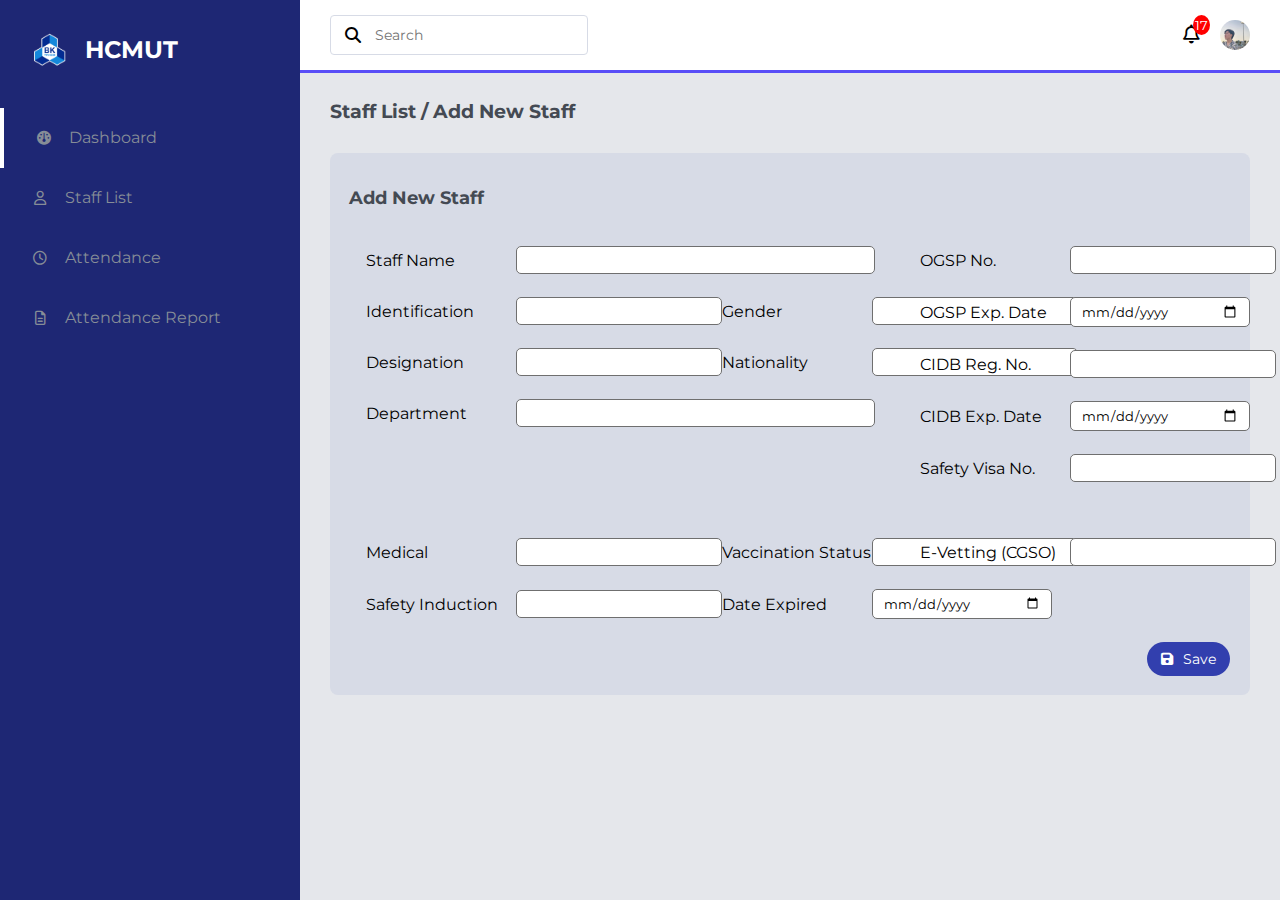
<file: admin/addstaff.html>
<!DOCTYPE html>
<html lang="en">
<head>
    <meta charset="UTF-8">
    <meta http-equiv="X-UA-Compatible" content="IE=edge">
    <meta name="viewport" content="width=device-width, initial-scale=1.0">
    <title>Vie-Cuog | WebDev</title>
    <link rel="stylesheet" href="../admin/css/add.css">
    <link rel="stylesheet" href="https://cdnjs.cloudflare.com/ajax/libs/font-awesome/6.2.0/css/all.min.css">
    <link rel="preconnect" href="https://fonts.googleapis.com">
    <link rel="preconnect" href="https://fonts.gstatic.com" crossorigin>
    <link href="https://fonts.googleapis.com/css2?family=Libre+Baskerville:wght@400;700&family=Montserrat:ital,wght@0,400;0,500;0,700;1,400;1,700&family=Nunito+Sans:wght@400;600;700&family=Roboto:wght@500&display=swap" rel="stylesheet">
</head>
<body>
    <section id="menu">
        <div class="logo">
            <img src="../admin/img/logoBK.png" alt="">
            <h2>HCMUT</h2>
        </div>
        <ul class="items">
            <li><i class="fa-solid fa-gauge"></i><a href="../admin/dashboard.html">Dashboard</a></li>
            <li><i class="fa-regular fa-user"></i><a href="../admin/staff.html">Staff List</a></li>
            <li><i class="fa-regular fa-clock"></i><a href="../admin/attendance.html">Attendance</a></li>
            <li><i class="fa-regular fa-file-lines"></i><a href="../admin/report.html">Attendance Report</a></li>
        </ul>
    </section>
    
    <section id="interface">
        <div class="navigation">
            <div class="n1">
                <div class="search">
                    <i class="fa-solid fa-magnifying-glass"></i>
                    <input type="text" placeholder="Search">
                </div>
            </div>
    
            <div class="n2">
                <div class="notification" onclick="toggleNotifi()">
                    <div class="notification-icon">
                        <i class="fa-solid fa-bell"></i>
                        <span>17</span>
                    </div>
                    <div class="notification-box" id="list-notifi">
                        <h3>Notifications <span>17</span></h3>
                        <div class="noti-item">
                            <img src="../admin/img/quinhon.jpg" alt="">
                            <div class="noti-text">
                                <h5>Viet Cuong</h5>
                                <p>Welcome to Bach Khoa!</p>
                            </div>
                        </div>
                        <div class="noti-item">
                            <img src="../admin/img/quinhon.jpg" alt="">
                            <div class="noti-text">
                                <h5>Viet Cuong</h5>
                                <p>Welcome to Bach Khoa!</p>
                            </div>
                        </div>
                        <div class="noti-item">
                            <img src="../admin/img/quinhon.jpg" alt="">
                            <div class="noti-text">
                                <h5>Viet Cuong</h5>
                                <p>Welcome to Bach Khoa!</p>
                            </div>
                        </div>
                        <div class="noti-item">
                            <img src="../admin/img/quinhon.jpg" alt="">
                            <div class="noti-text">
                                <h5>Viet Cuong</h5>
                                <p>Welcome to Bach Khoa!</p>
                            </div>
                        </div>
                    </div>
                </div>
                <div class="account" onclick="toggleAcc()">
                    <div class="account-avatar">
                        <img src="../admin/img/quinhon.jpg" alt="">
                    </div>
                    <div class="account-box" id="list-acc">
                        <div class="profile">
                            <img src="../admin/img/quinhon.jpg" alt="">
                            <div class="info">
                                <h3>Viet Cuong</h3>
                                <p>@webdev</p>
                            </div>
                        </div>
                        <a href="#" class="btn">
                            <i class="fa-solid fa-plus"></i>
                            Add profile
                        </a>
                        <ul class="function">
                            <li>
                                <i class="fa-solid fa-pen-to-square"></i>
                                <a href="#">Edit profile</a>
                            </li>
                            <li>
                                <i class="fa-solid fa-gears"></i>
                                <a href="#">Setting</a>
                            </li>
                            <li>
                                <i class="fa-solid fa-user"></i>
                                <a href="#">Account</a>
                            </li>
                            <li>
                                <i class="fa-solid fa-circle-question"></i>
                                <a href="#">Help</a>
                            </li>
                            <li>
                                <i class="fa-solid fa-right-from-bracket"></i>
                                <a href="#">Log out</a>
                            </li>
                        </ul>
                    </div>
                </div>
            </div>
        </div>
    
        <h3 class="i-name">Staff List / Add New Staff</h3> 
        <div class="board">
            <h4>Add New Staff</h4>
            <div class="input-container">
                <div class="container-top">
                    <div class="board-left">
                        <form  class="long">
                            <label for="name">Staff Name</label>
                            <input type="text" name="name">
                        </form>
                        <div class="row">
                            <form>
                                <label for="id">Identification</label>
                                <input type="text" name="id">
                            </form>
                            <form>
                                <label for="gender">Gender</label>
                                <input type="text" name="gender">
                            </form>
                        </div>
                        <div class="row">
                            <form>
                                <label for="designation">Designation</label>
                                <input type="text" name="designation">
                            </form>
                            <form>
                                <label for="nationnality">Nationality</label>
                                <input type="text" name="nationality">
                            </form>
                        </div>
                        <form class="long">
                            <label for="depart">Department</label>
                            <input type="text" name="depart">
                        </form>
                    </div>
                    <div class="board-right">
                        <form>
                            <label for="number">OGSP No.</label>
                            <input type="text" name="number">
                        </form>
                        <form>
                            <label for="date">OGSP Exp. Date</label>
                            <input type="date" name="date" style="width: 180px">
                        </form>
                        <form>
                            <label for="number">CIDB Reg. No.</label>
                            <input type="text" name="number">
                        </form>
                        <form>
                            <label for="date">CIDB Exp. Date</label>
                            <input type="date" name="date" style="width: 180px">
                        </form>
                        <form>
                            <label for="number">Safety Visa No.</label>
                            <input type="text" name="number">
                        </form>
                    </div>
                </div>
                <div class="container-bottom">
                    <div class="board-left">
                        <div class="row">
                            <form>
                                <label for="medical">Medical</label>
                                <input type="text" name="medical">
                            </form>
                            <form>
                                <label for="vaccine">Vaccination Status</label>
                                <input type="text" name="vaccine">
                            </form>
                        </div>
                        <div class="row">
                            <form>
                                <label for="safety">Safety Induction</label>
                                <input type="text" name="safety">
                            </form>
                            <form>
                                <label for="date">Date Expired</label>
                                <input type="date" name="date" style="width: 180px">
                            </form>
                        </div>
                    </div>
                    <div class="board-right">
                        <form>
                            <label for="number">E-Vetting (CGSO)</label>
                            <input type="text" name="number">
                        </form>
                    </div>
                </div>
            </div>
            <div class="btn">
                <div class="btn-save">
                    <i class="fa-solid fa-floppy-disk"></i>
                    <a href="#">Save</a>
                </div>
            </div>
        </div>
    </section> 
    <script src="../admin/js/main.js"></script>
</body>
</file>
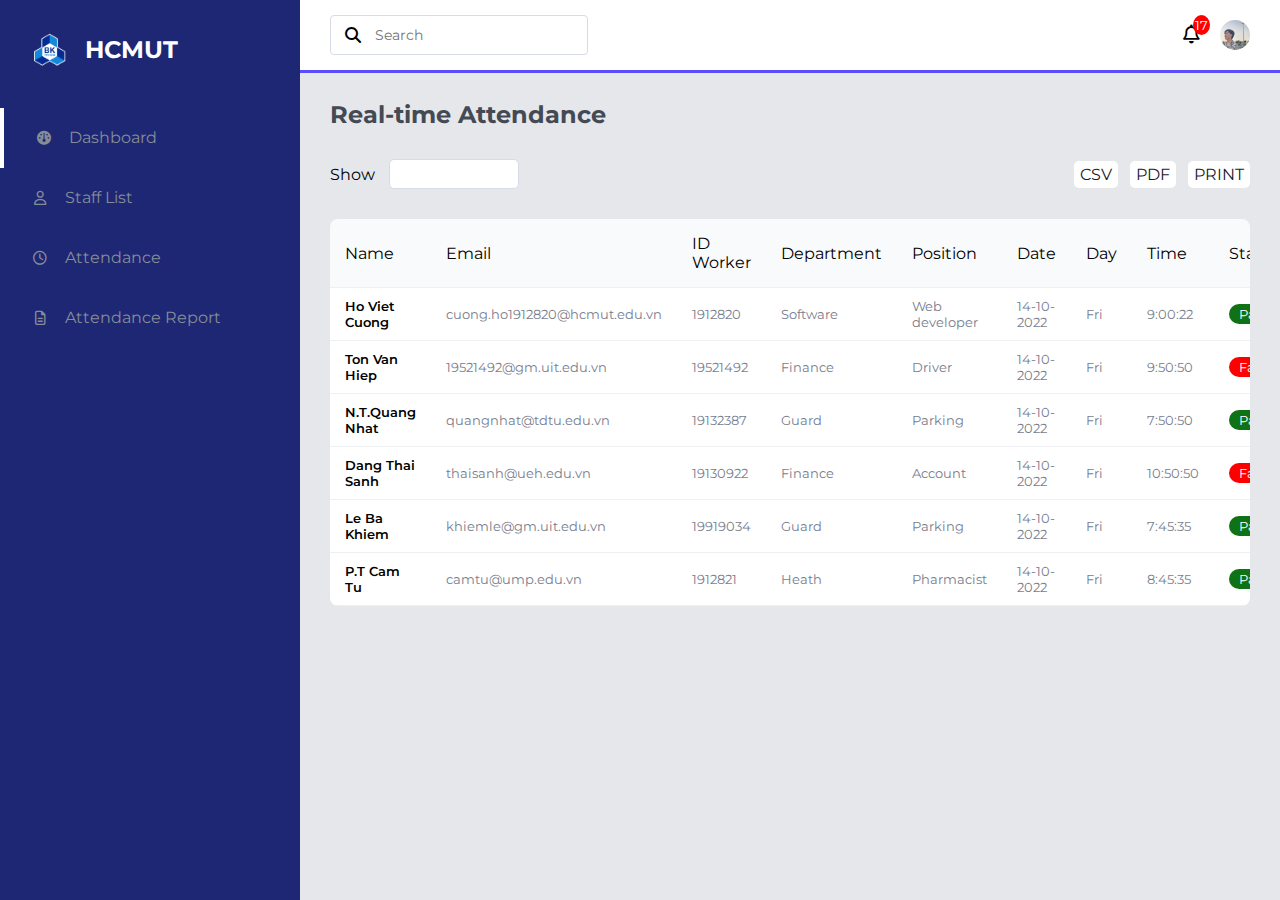
<file: admin/attendance.html>
<!DOCTYPE html>
<html lang="en">
<head>
    <meta charset="UTF-8">
    <meta http-equiv="X-UA-Compatible" content="IE=edge">
    <meta name="viewport" content="width=device-width, initial-scale=1.0">
    <title>Vie-Cuog | WebDev</title>
    <link rel="stylesheet" href="../admin/css/attendance.css">
    <link rel="stylesheet" href="https://cdnjs.cloudflare.com/ajax/libs/font-awesome/6.2.0/css/all.min.css">
    <link rel="preconnect" href="https://fonts.googleapis.com">
    <link rel="preconnect" href="https://fonts.gstatic.com" crossorigin>
    <link href="https://fonts.googleapis.com/css2?family=Libre+Baskerville:wght@400;700&family=Montserrat:ital,wght@0,400;0,500;0,700;1,400;1,700&family=Nunito+Sans:wght@400;600;700&family=Roboto:wght@500&display=swap" rel="stylesheet">
</head>
<body>
    <section id="menu">
        <div class="logo">
            <img src="../admin/img/logoBK.png" alt="">
            <h2>HCMUT</h2>
        </div>
        <ul class="items">
            <li><i class="fa-solid fa-gauge"></i><a href="../admin/dashboard.html">Dashboard</a></li>
            <li><i class="fa-regular fa-user"></i><a href="../admin/staff.html">Staff List</a></li>
            <li><i class="fa-regular fa-clock"></i><a href="../admin/attendance.html">Attendance</a></li>
            <li><i class="fa-regular fa-file-lines"></i><a href="../admin/report.html">Attendance Report</a></li>
        </ul>
    </section>

    <section id="interface">
        <div class="navigation">
            <div class="n1">
                <div class="search">
                    <i class="fa-solid fa-magnifying-glass"></i>
                    <input type="text" placeholder="Search">
                </div>
            </div>

            <div class="n2">
                <div class="notification" onclick="toggleNotifi()">
                    <div class="notification-icon">
                        <i class="fa-solid fa-bell"></i>
                        <span>17</span>
                    </div>
                    <div class="notification-box" id="list-notifi">
                        <h3>Notifications <span>17</span></h3>
                        <div class="noti-item">
                            <img src="../admin/img/quinhon.jpg" alt="">
                            <div class="noti-text">
                                <h5>Viet Cuong</h5>
                                <p>Welcome to Bach Khoa!</p>
                            </div>
                        </div>
                        <div class="noti-item">
                            <img src="../admin/img/quinhon.jpg" alt="">
                            <div class="noti-text">
                                <h5>Viet Cuong</h5>
                                <p>Welcome to Bach Khoa!</p>
                            </div>
                        </div>
                        <div class="noti-item">
                            <img src="../admin/img/quinhon.jpg" alt="">
                            <div class="noti-text">
                                <h5>Viet Cuong</h5>
                                <p>Welcome to Bach Khoa!</p>
                            </div>
                        </div>
                        <div class="noti-item">
                            <img src="../admin/img/quinhon.jpg" alt="">
                            <div class="noti-text">
                                <h5>Viet Cuong</h5>
                                <p>Welcome to Bach Khoa!</p>
                            </div>
                        </div>
                    </div>
                </div>
                <div class="account" onclick="toggleAcc()">
                    <div class="account-avatar">
                        <img src="../admin/img/quinhon.jpg" alt="">
                    </div>
                    <div class="account-box" id="list-acc">
                        <div class="profile">
                            <img src="../admin/img/quinhon.jpg" alt="">
                            <div class="info">
                                <h3>Viet Cuong</h3>
                                <p>@webdev</p>
                            </div>
                        </div>
                        <a href="#" class="btn">
                            <i class="fa-solid fa-plus"></i>
                            Add profile
                        </a>
                        <ul class="function">
                            <li>
                                <i class="fa-solid fa-pen-to-square"></i>
                                <a href="#">Edit profile</a>
                            </li>
                            <li>
                                <i class="fa-solid fa-gears"></i>
                                <a href="#">Setting</a>
                            </li>
                            <li>
                                <i class="fa-solid fa-user"></i>
                                <a href="#">Account</a>
                            </li>
                            <li>
                                <i class="fa-solid fa-circle-question"></i>
                                <a href="#">Help</a>
                            </li>
                            <li>
                                <i class="fa-solid fa-right-from-bracket"></i>
                                <a href="#">Log out</a>
                            </li>
                        </ul>
                    </div>
                </div>
            </div>
        </div>

        <h3 class="i-name">Real-time Attendance</h3> 
        
        <div class="tool-board">
            <form class="show">
                <label for="show-text">Show</label>
                <div class="show-input">
                    <input type="text" list="nrows" size="10" name="show-text">
                    <!-- <i class="fa-solid fa-chevron-down"></i> -->
                    <datalist id="nrows">
                        <option value="10"></option>
                        <option value="15"></option>
                        <option value="20"></option>
                        <option value="25"></option>
                    </datalist>
                </div>
            </form>
            <ul class="print"> 
                <li><a href="#">CSV</a></li>
                <li><a href="#">PDF</a></li>
                <li><a href="#">PRINT</a></li>
            </ul>
        </div>
        <div class="board">
            <table width="100%">
                <thead>
                    <tr>
                        <td>Name</td>
                        <td>Email</td>
                        <td>ID Worker</td>
                        <td>Department</td>
                        <td>Position</td>
                        <td>Date</td>
                        <td>Day</td>
                        <td>Time</td>
                        <td>Status</td>
                    </tr>
                </thead>
                <tbody>
                    <tr>
                        <td class="name">           
                            <h5>Ho Viet Cuong</h5>
                        </td>
                        <td class="email">
                            <p>cuong.ho1912820@hcmut.edu.vn</p>
                        </td>
                        <td class="id">
                            <p>1912820</p>
                        </td>
                        <td class="depart">
                            <p>Software</p>
                        </td>
                        <td class="position">
                            <p>Web developer</p>
                        </td>
                        <td class="date">
                            <p>14-10-2022</p>
                        </td>
                        <td class="day">
                            <p>Fri</p>
                        </td>
                        <td class="time">
                            <p>9:00:22</p>
                        </td>
                        <td class="status">
                            <p class="pass">Pass</p>
                        </td>  
                    </tr>
                    <tr>
                        <td class="name">           
                            <h5>Ton Van Hiep</h5>
                        </td>
                        <td class="email">
                            <p>19521492@gm.uit.edu.vn</p>
                        </td>
                        <td class="id">
                            <p>19521492</p>
                        </td>
                        <td class="depart">
                            <p>Finance</p>
                        </td>
                        <td class="position">
                            <p>Driver</p>
                        </td>
                        <td class="date">
                            <p>14-10-2022</p>
                        </td>
                        <td class="day">
                            <p>Fri</p>
                        </td>
                        <td class="time">
                            <p>9:50:50</p>
                        </td>
                        <td class="status">
                            <p class="failed">Failed</p>
                        </td>  
                    </tr>
                    <tr>
                        <td class="name">           
                            <h5>N.T.Quang Nhat</h5>
                        </td>
                        <td class="email">
                            <p>quangnhat@tdtu.edu.vn</p>
                        </td>
                        <td class="id">
                            <p>19132387</p>
                        </td>
                        <td class="depart">
                            <p>Guard</p>
                        </td>
                        <td class="position">
                            <p>Parking</p>
                        </td>
                        <td class="date">
                            <p>14-10-2022</p>
                        </td>
                        <td class="day">
                            <p>Fri</p>
                        </td>
                        <td class="time">
                            <p>7:50:50</p>
                        </td>
                        <td class="status">
                            <p class="pass">Pass</p>
                        </td>  
                    </tr>
                    <tr>
                        <td class="name">           
                            <h5>Dang Thai Sanh</h5>
                        </td>
                        <td class="email">
                            <p>thaisanh@ueh.edu.vn</p>
                        </td>
                        <td class="id">
                            <p>19130922</p>
                        </td>
                        <td class="depart">
                            <p>Finance</p>
                        </td>
                        <td class="position">
                            <p>Account</p>
                        </td>
                        <td class="date">
                            <p>14-10-2022</p>
                        </td>
                        <td class="day">
                            <p>Fri</p>
                        </td>
                        <td class="time">
                            <p>10:50:50</p>
                        </td>
                        <td class="status">
                            <p class="failed">Failed</p>
                        </td>  
                    </tr>
                    <tr>
                        <td class="name">           
                            <h5>Le Ba Khiem</h5>
                        </td>
                        <td class="email">
                            <p>khiemle@gm.uit.edu.vn</p>
                        </td>
                        <td class="id">
                            <p>19919034</p>
                        </td>
                        <td class="depart">
                            <p>Guard</p>
                        </td>
                        <td class="position">
                            <p>Parking</p>
                        </td>
                        <td class="date">
                            <p>14-10-2022</p>
                        </td>
                        <td class="day">
                            <p>Fri</p>
                        </td>
                        <td class="time">
                            <p>7:45:35</p>
                        </td>
                        <td class="status">
                            <p class="pass">Pass</p>
                        </td>  
                    </tr>
                    <tr>
                        <td class="name">           
                            <h5>P.T Cam Tu</h5>
                        </td>
                        <td class="email">
                            <p>camtu@ump.edu.vn</p>
                        </td>
                        <td class="id">
                            <p>1912821</p>
                        </td>
                        <td class="depart">
                            <p>Heath</p>
                        </td>
                        <td class="position">
                            <p>Pharmacist</p>
                        </td>
                        <td class="date">
                            <p>14-10-2022</p>
                        </td>
                        <td class="day">
                            <p>Fri</p>
                        </td>
                        <td class="time">
                            <p>8:45:35</p>
                        </td>
                        <td class="status">
                            <p class="pass">Pass</p>
                        </td>  
                    </tr>
                </tbody>
            </table> 
        </div>
    </section>
    <script src="../admin/js/main.js"></script>
</body>
</html>
</file>
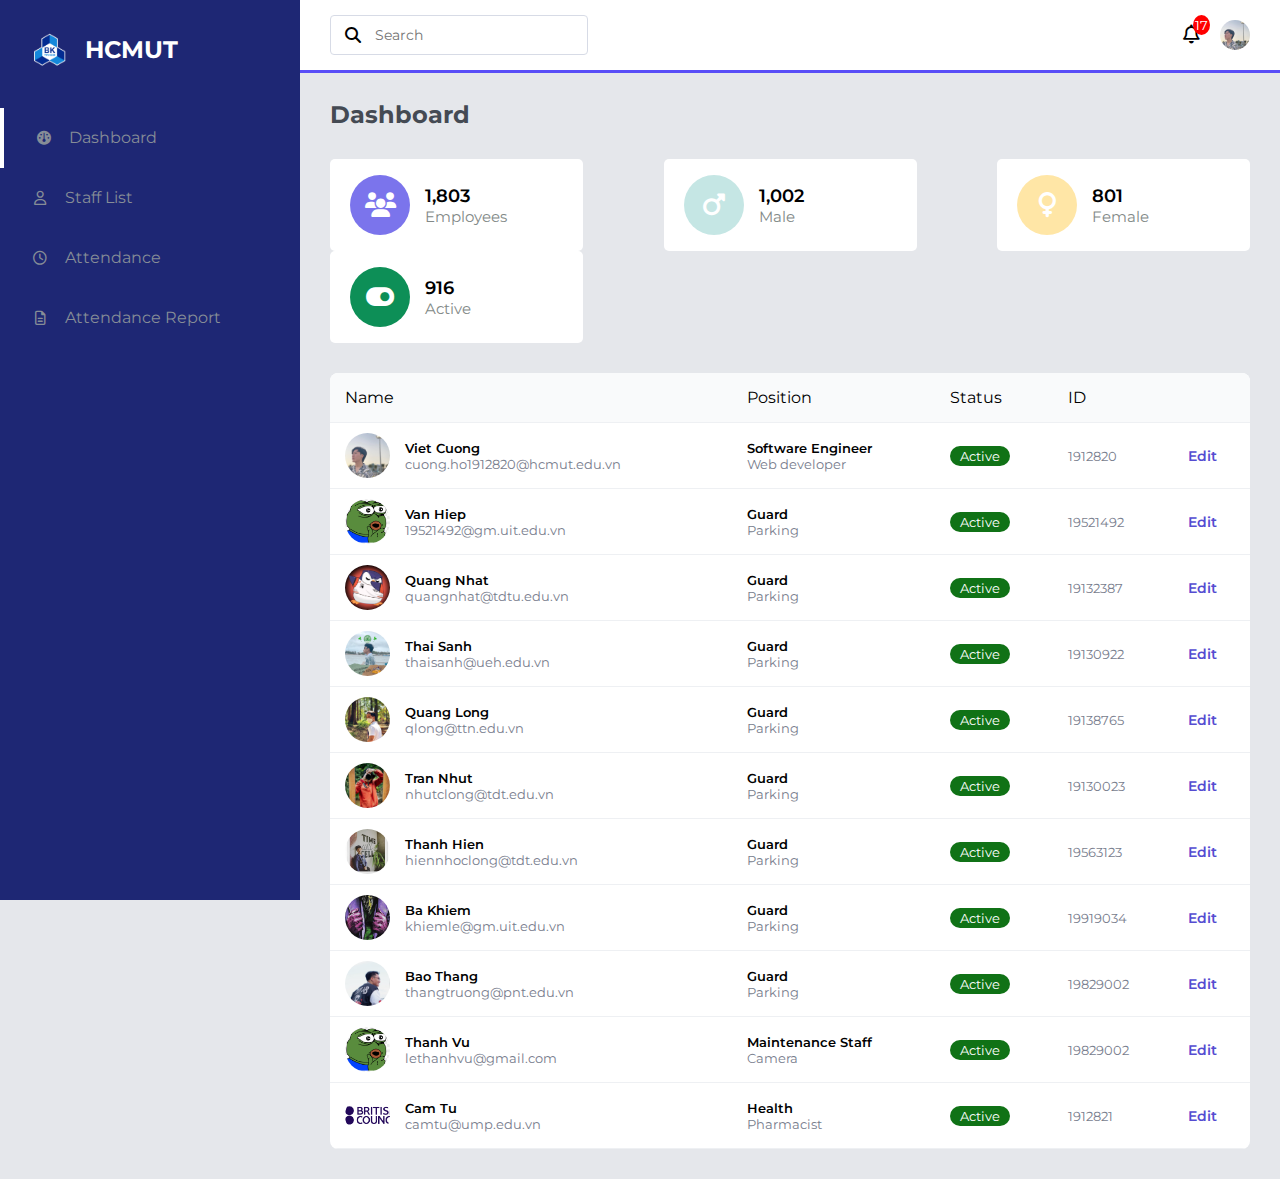
<file: admin/dashboard.html>
<!DOCTYPE html>
<html lang="en">
<head>
    <meta charset="UTF-8">
    <meta http-equiv="X-UA-Compatible" content="IE=edge">
    <meta name="viewport" content="width=device-width, initial-scale=1.0">
    <title>Vie-Cuog | WebDev</title>
    <link rel="stylesheet" href="../admin/css/dashboard.css">
    <link rel="stylesheet" href="https://cdnjs.cloudflare.com/ajax/libs/font-awesome/6.2.0/css/all.min.css">
    <link rel="preconnect" href="https://fonts.googleapis.com">
    <link rel="preconnect" href="https://fonts.gstatic.com" crossorigin>
    <link href="https://fonts.googleapis.com/css2?family=Libre+Baskerville:wght@400;700&family=Montserrat:ital,wght@0,400;0,500;0,700;1,400;1,700&family=Nunito+Sans:wght@400;600;700&family=Roboto:wght@500&display=swap" rel="stylesheet">
</head>
<body>
    <section id="menu">
        <div class="logo">
            <img src="../admin/img/logoBK.png" alt="">
            <h2>HCMUT</h2>
        </div>
        <ul class="items">
            <li><i class="fa-solid fa-gauge"></i><a href="../admin/dashboard.html">Dashboard</a></li>
            <li><i class="fa-regular fa-user"></i><a href="../admin/staff.html">Staff List</a></li>
            <li><i class="fa-regular fa-clock"></i><a href="../admin/attendance.html">Attendance</a></li>
            <li><i class="fa-regular fa-file-lines"></i><a href="../admin/report.html">Attendance Report</a></li>
        </ul>
    </section>

    <section id="interface">
        <div class="navigation">
            <div class="n1">
                <div class="search">
                    <i class="fa-solid fa-magnifying-glass"></i>
                    <input type="text" placeholder="Search">
                </div>
            </div>

            <div class="n2">
                <div class="notification" onclick="toggleNotifi()">
                    <div class="notification-icon">
                        <i class="fa-solid fa-bell"></i>
                        <span>17</span>
                    </div>
                    <div class="notification-box" id="list-notifi">
                        <h3>Notifications <span>17</span></h3>
                        <div class="noti-item">
                            <img src="../admin/img/quinhon.jpg" alt="">
                            <div class="noti-text">
                                <h5>Viet Cuong</h5>
                                <p>Welcome to Bach Khoa!</p>
                            </div>
                        </div>
                        <div class="noti-item">
                            <img src="../admin/img/quinhon.jpg" alt="">
                            <div class="noti-text">
                                <h5>Viet Cuong</h5>
                                <p>Welcome to Bach Khoa!</p>
                            </div>
                        </div>
                        <div class="noti-item">
                            <img src="../admin/img/quinhon.jpg" alt="">
                            <div class="noti-text">
                                <h5>Viet Cuong</h5>
                                <p>Welcome to Bach Khoa!</p>
                            </div>
                        </div>
                        <div class="noti-item">
                            <img src="../admin/img/quinhon.jpg" alt="">
                            <div class="noti-text">
                                <h5>Viet Cuong</h5>
                                <p>Welcome to Bach Khoa!</p>
                            </div>
                        </div>
                    </div>
                </div>
                <div class="account" onclick="toggleAcc()">
                    <div class="account-avatar">
                        <img src="../admin/img/quinhon.jpg" alt="">
                    </div>
                    <div class="account-box" id="list-acc">
                        <div class="profile">
                            <img src="../admin/img/quinhon.jpg" alt="">
                            <div class="info">
                                <h3>Viet Cuong</h3>
                                <p>@webdev</p>
                            </div>
                        </div>
                        <a href="#" class="btn">
                            <i class="fa-solid fa-plus"></i>
                            Add profile
                        </a>
                        <ul class="function">
                            <li>
                                <i class="fa-solid fa-pen-to-square"></i>
                                <a href="#">Edit profile</a>
                            </li>
                            <li>
                                <i class="fa-solid fa-gears"></i>
                                <a href="#">Setting</a>
                            </li>
                            <li>
                                <i class="fa-solid fa-user"></i>
                                <a href="#">Account</a>
                            </li>
                            <li>
                                <i class="fa-solid fa-circle-question"></i>
                                <a href="#">Help</a>
                            </li>
                            <li>
                                <i class="fa-solid fa-right-from-bracket"></i>
                                <a href="#">Log out</a>
                            </li>
                        </ul>
                    </div>
                </div>
            </div>
        </div>

        <h3 class="i-name">Dashboard</h3>

        <div class="values">
            <div class="value-box">
                <i class="fa-solid fa-users"></i>
                <div>
                    <h3>1,803</h3>
                    <span>Employees</span>
                </div>
            </div>
            <div class="value-box">
                <i class="fa-solid fa-mars"></i>
                <div>
                    <h3>1,002</h3>
                    <span>Male</span>
                </div>
            </div>
            <div class="value-box">
                <i class="fa-solid fa-venus"></i>
                <div>
                    <h3>801</h3>
                    <span>Female</span>
                </div>
            </div>
            <div class="value-box">
                <i class="fa-solid fa-toggle-on"></i>
                <div>
                    <h3>916</h3>
                    <span>Active</span>
                </div>
            </div>
        </div>

        <div class="board">
            <table width="100%">
                <thead>
                    <tr>
                        <td>Name</td>
                        <td>Position</td>
                        <td>Status</td>
                        <td>ID</td>
                        <td></td>
                    </tr>
                </thead>
                <tbody>
                    <tr>
                        <td class="person">
                            <img src="../admin/img/quinhon.jpg" alt="">
                            <div class="person-description">
                                <h5>Viet Cuong</h5>
                                <p>cuong.ho1912820@hcmut.edu.vn</p>
                            </div>
                        </td>
                        <td class="position">
                            <h5>Software Engineer</h5>
                            <p>Web developer</p>
                        </td>
                        <td class="status">
                            <p class="active">Active</p>
                        </td>
                        <td class="id">
                            <p>1912820</p>
                        </td>
                        <td class="edit"><a href="#">Edit</a></td>
                    </tr>
                    <tr>
                        <td class="person">
                            <img src="../admin/img/hiep.png" alt="">
                            <div class="person-description">
                                <h5>Van Hiep</h5>
                                <p>19521492@gm.uit.edu.vn</p>
                            </div>
                        </td>
                        <td class="position">
                            <h5>Guard</h5>
                            <p>Parking</p>
                        </td>
                        <td class="status">
                            <p class="active">Active</p>
                        </td>
                        <td class="id">
                            <p>19521492</p>
                        </td>
                        <td class="edit"><a href="#">Edit</a></td>
                    </tr>
                    <tr>
                        <td class="person">
                            <img src="../admin/img/quangnhat.jpg" alt="">
                            <div class="person-description">
                                <h5>Quang Nhat</h5>
                                <p>quangnhat@tdtu.edu.vn</p>
                            </div>
                        </td>
                        <td class="position">
                            <h5>Guard</h5>
                            <p>Parking</p>
                        </td>
                        <td class="status">
                            <p class="active">Active</p>
                        </td>
                        <td class="id">
                            <p>19132387</p>
                        </td>
                        <td class="edit"><a href="#">Edit</a></td>
                    </tr>
                    <tr>
                        <td class="person">
                            <img src="../admin/img/thaisanh.jpg" alt="">
                            <div class="person-description">
                                <h5>Thai Sanh</h5>
                                <p>thaisanh@ueh.edu.vn</p>
                            </div>
                        </td>
                        <td class="position">
                            <h5>Guard</h5>
                            <p>Parking</p>
                        </td>
                        <td class="status">
                            <p class="active">Active</p>
                        </td>
                        <td class="id">
                            <p>19130922</p>
                        </td>
                        <td class="edit"><a href="#">Edit</a></td>
                    </tr>
                    <tr>
                        <td class="person">
                            <img src="../admin/img/quanglong.jpg" alt="">
                            <div class="person-description">
                                <h5>Quang Long</h5>
                                <p>qlong@ttn.edu.vn</p>
                            </div>
                        </td>
                        <td class="position">
                            <h5>Guard</h5>
                            <p>Parking</p>
                        </td>
                        <td class="status">
                            <p class="active">Active</p>
                        </td>
                        <td class="id">
                            <p>19138765</p>
                        </td>
                        <td class="edit"><a href="#">Edit</a></td>
                    </tr>
                    <tr>
                        <td class="person">
                            <img src="../admin/img/nhuttran.jpg" alt="">
                            <div class="person-description">
                                <h5>Tran Nhut</h5>
                                <p>nhutclong@tdt.edu.vn</p>
                            </div>
                        </td>
                        <td class="position">
                            <h5>Guard</h5>
                            <p>Parking</p>
                        </td>
                        <td class="status">
                            <p class="active">Active</p>
                        </td>
                        <td class="id">
                            <p>19130023</p>
                        </td>
                        <td class="edit"><a href="#">Edit</a></td>
                    </tr>
                    <tr>
                        <td class="person">
                            <img src="../admin/img/thanhhien.jpg" alt="">
                            <div class="person-description">
                                <h5>Thanh Hien</h5>
                                <p>hiennhoclong@tdt.edu.vn</p>
                            </div>
                        </td>
                        <td class="position">
                            <h5>Guard</h5>
                            <p>Parking</p>
                        </td>
                        <td class="status">
                            <p class="active">Active</p>
                        </td>
                        <td class="id">
                            <p>19563123</p>
                        </td>
                        <td class="edit"><a href="#">Edit</a></td>
                    </tr>
                    <tr>
                        <td class="person">
                            <img src="../admin/img/khiemle.jpg" alt="">
                            <div class="person-description">
                                <h5>Ba Khiem</h5>
                                <p>khiemle@gm.uit.edu.vn</p>
                            </div>
                        </td>
                        <td class="position">
                            <h5>Guard</h5>
                            <p>Parking</p>
                        </td>
                        <td class="status">
                            <p class="active">Active</p>
                        </td>
                        <td class="id">
                            <p>19919034</p>
                        </td>
                        <td class="edit"><a href="#">Edit</a></td>
                    </tr>
                    <tr>
                        <td class="person">
                            <img src="../admin/img/baothang.jpg" alt="">
                            <div class="person-description">
                                <h5>Bao Thang</h5>
                                <p>thangtruong@pnt.edu.vn</p>
                            </div>
                        </td>
                        <td class="position">
                            <h5>Guard</h5>
                            <p>Parking</p>
                        </td>
                        <td class="status">
                            <p class="active">Active</p>
                        </td>
                        <td class="id">
                            <p>19829002</p>
                        </td>
                        <td class="edit"><a href="#">Edit</a></td>
                    </tr>
                    <tr>
                        <td class="person">
                            <img src="../admin/img/hiep.png" alt="">
                            <div class="person-description">
                                <h5>Thanh Vu</h5>
                                <p>lethanhvu@gmail.com</p>
                            </div>
                        </td>
                        <td class="position">
                            <h5>Maintenance Staff</h5>
                            <p>Camera</p>
                        </td>
                        <td class="status">
                            <p class="active">Active</p>
                        </td>
                        <td class="id">
                            <p>19829002</p>
                        </td>
                        <td class="edit"><a href="#">Edit</a></td>
                    </tr>
                    <tr>
                        <td class="person">
                            <img src="../admin/img/BritishCouncil_Logo.png" alt="">
                            <div class="person-description">
                                <h5>Cam Tu</h5>
                                <p>camtu@ump.edu.vn</p>
                            </div>
                        </td>
                        <td class="position">
                            <h5>Health</h5>
                            <p>Pharmacist</p>
                        </td>
                        <td class="status">
                            <p class="active">Active</p>
                        </td>
                        <td class="id">
                            <p>1912821</p>
                        </td>
                        <td class="edit"><a href="#">Edit</a></td>
                    </tr>
                </tbody>
            </table>
        </div>
    </section>
    <script src="../admin/js/main.js"></script>
</body>
</html>
</file>
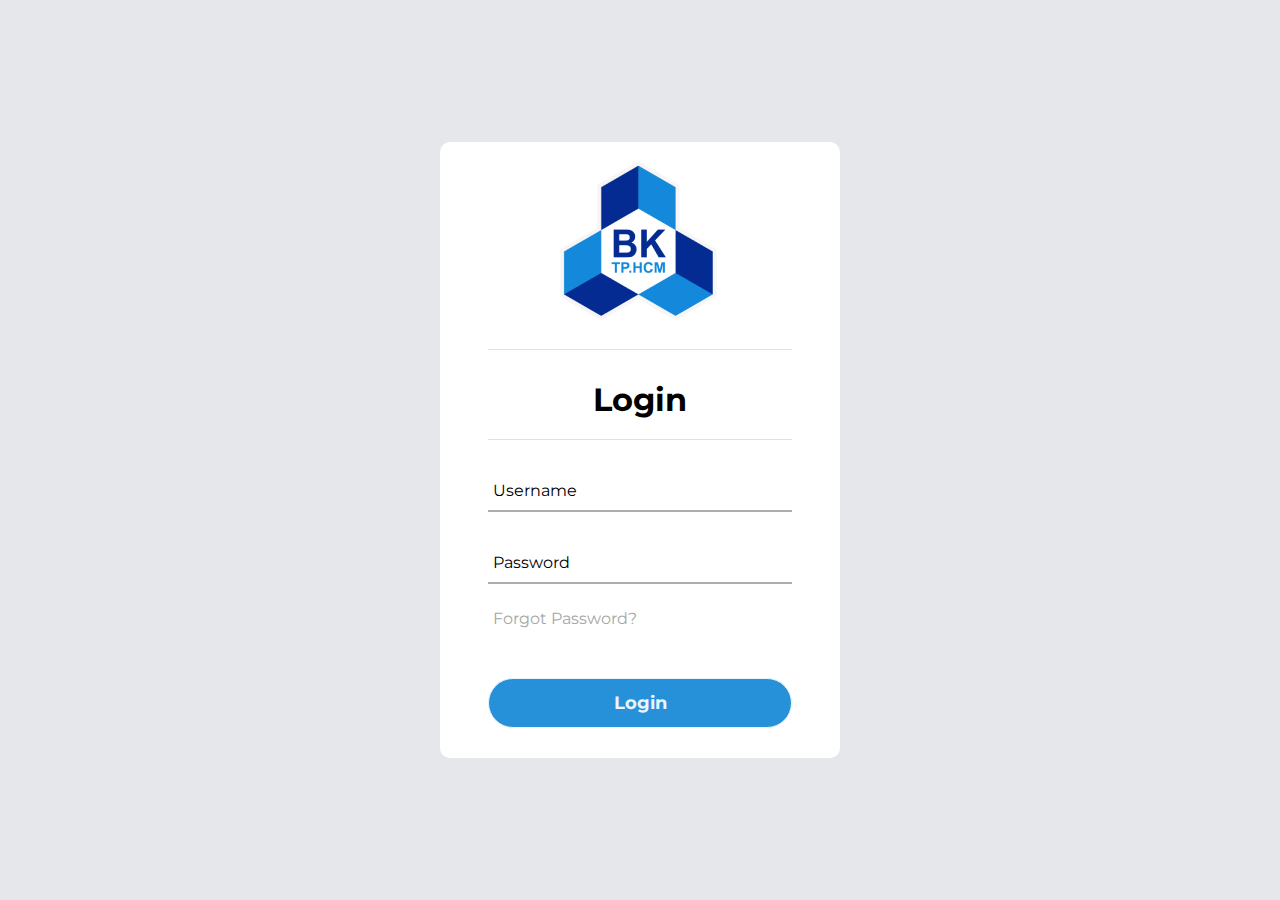
<file: admin/login.html>
<!DOCTYPE html>
<html lang="en">
<head>
    <meta charset="UTF-8">
    <meta http-equiv="X-UA-Compatible" content="IE=edge">
    <meta name="viewport" content="width=device-width, initial-scale=1.0">
    <title>Vie-Cuog | login</title>
    <link rel="stylesheet" href="../admin/css/login.css">
    <link rel="stylesheet" href="https://cdnjs.cloudflare.com/ajax/libs/font-awesome/6.2.0/css/all.min.css">
    <link rel="preconnect" href="https://fonts.googleapis.com">
    <link rel="preconnect" href="https://fonts.gstatic.com" crossorigin>
    <link href="https://fonts.googleapis.com/css2?family=Libre+Baskerville:wght@400;700&family=Montserrat:ital,wght@0,400;0,500;0,700;1,400;1,700&family=Nunito+Sans:wght@400;600;700&family=Roboto:wght@500&display=swap" rel="stylesheet">
</head>
<body>
    <div class="container">
        <div class="logo">
            <img src="../admin/img/logoBK.png" alt="">
        </div>
        <h1>Login</h1>
        <form method="post">
            <div class="text-container">
                <input type="text" name="name" required>
                <span></span>
                <label for="name">Username</label>
            </div>
            <div class="text-container">
                <input type="text" name="pw" required>
                <span></span>
                <label for="pw">Password</label>
            </div>
            <div class="forgot">Forgot Password?</div>
            <input type="submit" value="Login">
        </form>
    </div>
</body>
</html>
</file>
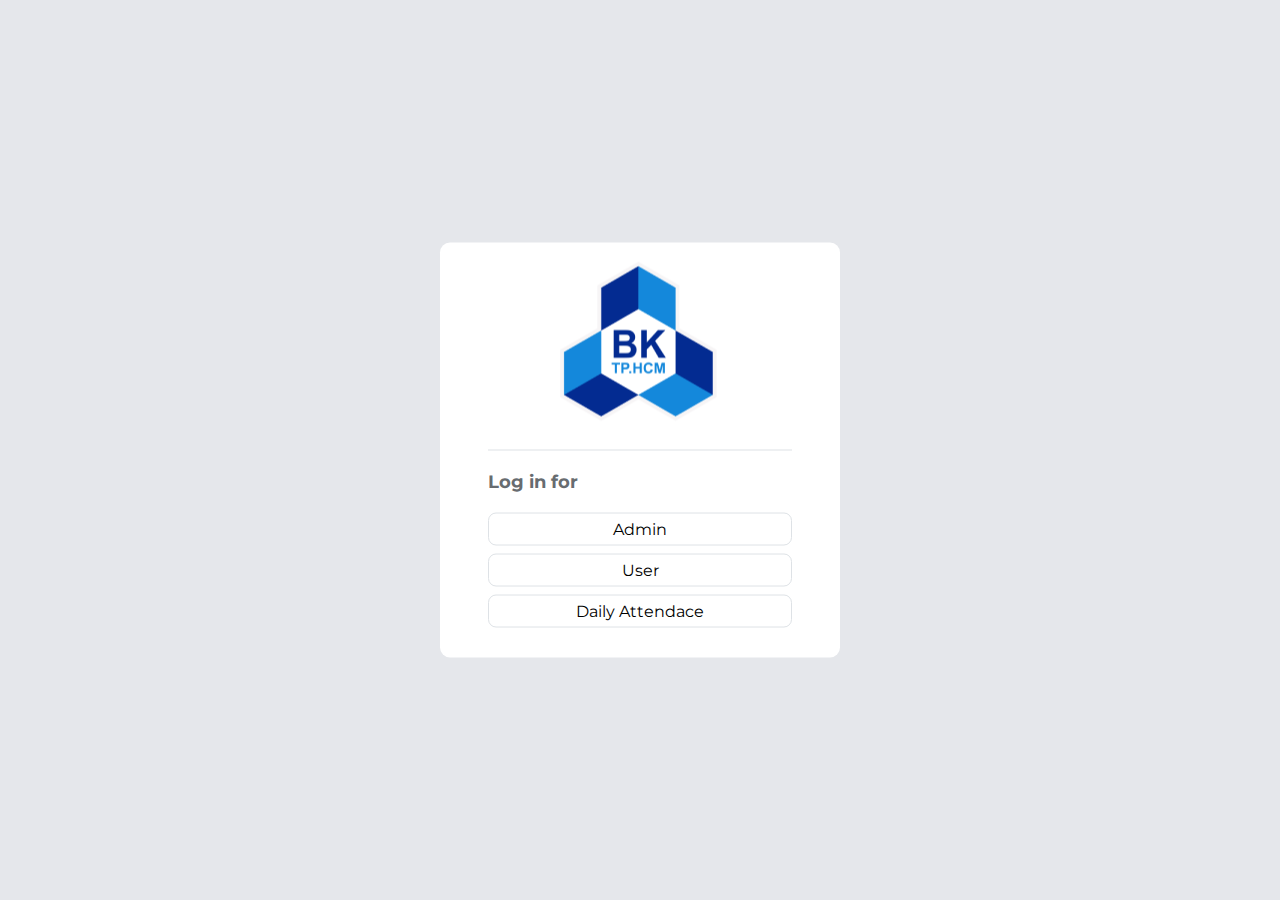
<file: admin/option-login.html>
<!DOCTYPE html>
<html lang="en">
<head>
    <meta charset="UTF-8">
    <meta http-equiv="X-UA-Compatible" content="IE=edge">
    <meta name="viewport" content="width=device-width, initial-scale=1.0">
    <title>Vie-Cuog | login</title>
    <link rel="stylesheet" href="../admin/css/option-login.css">
    <link rel="stylesheet" href="https://cdnjs.cloudflare.com/ajax/libs/font-awesome/6.2.0/css/all.min.css">
    <link rel="preconnect" href="https://fonts.googleapis.com">
    <link rel="preconnect" href="https://fonts.gstatic.com" crossorigin>
    <link href="https://fonts.googleapis.com/css2?family=Libre+Baskerville:wght@400;700&family=Montserrat:ital,wght@0,400;0,500;0,700;1,400;1,700&family=Nunito+Sans:wght@400;600;700&family=Roboto:wght@500&display=swap" rel="stylesheet">
</head>
<body>
    <div class="container">
        <div class="logo">
            <img src="../admin/img/logoBK.png" alt="">
        </div>
        <h2>Log in for</h2>
        <div class="select">
            <a href="../admin/login.html">Admin</a>
            <a href="../admin/login.html">User</a>
            <a href="../admin/login.html">Daily Attendace</a>
        </div>
    </div>
</body>
</html>
</file>
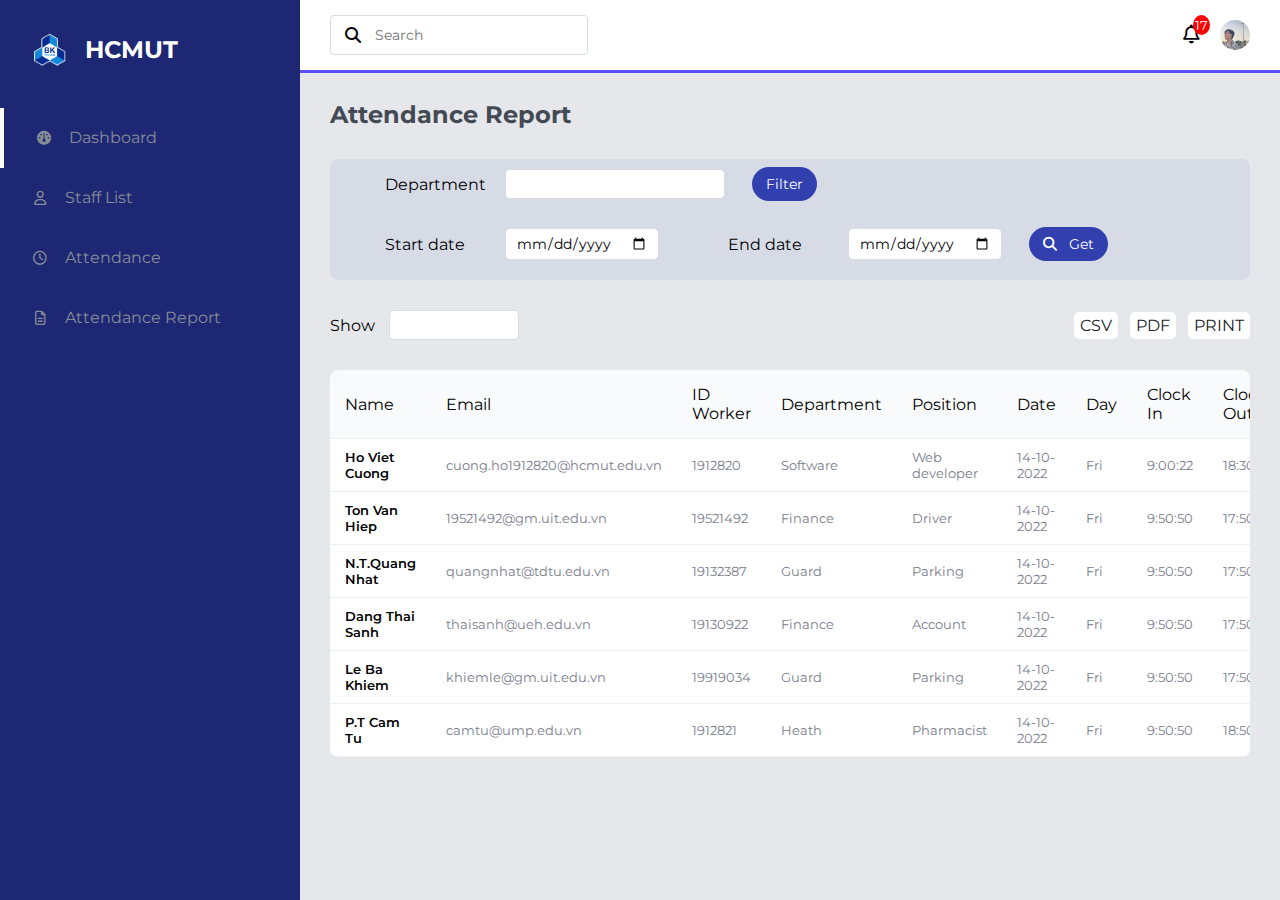
<file: admin/report.html>
<!DOCTYPE html>
<html lang="en">
<head>
    <meta charset="UTF-8">
    <meta http-equiv="X-UA-Compatible" content="IE=edge">
    <meta name="viewport" content="width=device-width, initial-scale=1.0">
    <title>Vie-Cuog | WebDev</title>
    <link rel="stylesheet" href="../admin/css/report.css">
    <link rel="stylesheet" href="https://cdnjs.cloudflare.com/ajax/libs/font-awesome/6.2.0/css/all.min.css">
    <link rel="preconnect" href="https://fonts.googleapis.com">
    <link rel="preconnect" href="https://fonts.gstatic.com" crossorigin>
    <link href="https://fonts.googleapis.com/css2?family=Libre+Baskerville:wght@400;700&family=Montserrat:ital,wght@0,400;0,500;0,700;1,400;1,700&family=Nunito+Sans:wght@400;600;700&family=Roboto:wght@500&display=swap" rel="stylesheet">
</head>
<body>
    <section id="menu">
        <div class="logo">
            <img src="../admin/img/logoBK.png" alt="">
            <h2>HCMUT</h2>
        </div>
        <ul class="items">
            <li><i class="fa-solid fa-gauge"></i><a href="../admin/dashboard.html">Dashboard</a></li>
            <li><i class="fa-regular fa-user"></i><a href="../admin/staff.html">Staff List</a></li>
            <li><i class="fa-regular fa-clock"></i><a href="../admin/attendance.html">Attendance</a></li>
            <li><i class="fa-regular fa-file-lines"></i><a href="../admin/report.html">Attendance Report</a></li>
        </ul>
    </section>

    <section id="interface">
        <div class="navigation">
            <div class="n1">
                <div class="search">
                    <i class="fa-solid fa-magnifying-glass"></i>
                    <input type="text" placeholder="Search">
                </div>
            </div>

            <div class="n2">
                <div class="notification" onclick="toggleNotifi()">
                    <div class="notification-icon">
                        <i class="fa-solid fa-bell"></i>
                        <span>17</span>
                    </div>
                    <div class="notification-box" id="list-notifi">
                        <h3>Notifications <span>17</span></h3>
                        <div class="noti-item">
                            <img src="../admin/img/quinhon.jpg" alt="">
                            <div class="noti-text">
                                <h5>Viet Cuong</h5>
                                <p>Welcome to Bach Khoa!</p>
                            </div>
                        </div>
                        <div class="noti-item">
                            <img src="../admin/img/quinhon.jpg" alt="">
                            <div class="noti-text">
                                <h5>Viet Cuong</h5>
                                <p>Welcome to Bach Khoa!</p>
                            </div>
                        </div>
                        <div class="noti-item">
                            <img src="../admin/img/quinhon.jpg" alt="">
                            <div class="noti-text">
                                <h5>Viet Cuong</h5>
                                <p>Welcome to Bach Khoa!</p>
                            </div>
                        </div>
                        <div class="noti-item">
                            <img src="../admin/img/quinhon.jpg" alt="">
                            <div class="noti-text">
                                <h5>Viet Cuong</h5>
                                <p>Welcome to Bach Khoa!</p>
                            </div>
                        </div>
                    </div>
                </div>
                <div class="account" onclick="toggleAcc()">
                    <div class="account-avatar">
                        <img src="../admin/img/quinhon.jpg" alt="">
                    </div>
                    <div class="account-box" id="list-acc">
                        <div class="profile">
                            <img src="../admin/img/quinhon.jpg" alt="">
                            <div class="info">
                                <h3>Viet Cuong</h3>
                                <p>@webdev</p>
                            </div>
                        </div>
                        <a href="#" class="btn">
                            <i class="fa-solid fa-plus"></i>
                            Add profile
                        </a>
                        <ul class="function">
                            <li>
                                <i class="fa-solid fa-pen-to-square"></i>
                                <a href="#">Edit profile</a>
                            </li>
                            <li>
                                <i class="fa-solid fa-gears"></i>
                                <a href="#">Setting</a>
                            </li>
                            <li>
                                <i class="fa-solid fa-user"></i>
                                <a href="#">Account</a>
                            </li>
                            <li>
                                <i class="fa-solid fa-circle-question"></i>
                                <a href="#">Help</a>
                            </li>
                            <li>
                                <i class="fa-solid fa-right-from-bracket"></i>
                                <a href="#">Log out</a>
                            </li>
                        </ul>
                    </div>
                </div>
            </div>
        </div>

        <h3 class="i-name">Attendance Report</h3> 

        <div class="filter">

            <div class="filter-depart">
                <form>
                    <label for="depart">Department</label>
                    <div class="filter-input">
                        <input type="text" list="departs" name="depart">
                        <!-- <i class="fa-solid fa-chevron-down"></i> -->
                    </div>
                    <datalist id="departs">
                        <option>Software</option>
                        <option>Finance</option>
                        <option>Guard</option>
                        <option>Health</option>

                    </datalist>
                </form>
                <div class="filter-btn">
                    <span>Filter</span>
                </div>
            </div>

            <div class="filter-date">
                <form>
                    <label for="start-date">Start date</label>
                    <div class="filter-input">
                        <input type="date" name="start-date">
                    </div>
                </form>
                <form>
                    <label for="end-date">End date</label>
                    <div class="filter-input">
                        <input type="date" name="end-date">
                    </div>
                </form>
                <div class="get-btn">
                    <i class="fa-solid fa-magnifying-glass"></i>
                    <span>Get</span>
                </div>
            </div>
        </div>

        <div class="tool-board">
            <form class="show">
                <label for="show-text">Show</label>
                <div class="show-input">
                    <input type="text" list="nrows" size="10" name="show-text">
                    <!-- <i class="fa-solid fa-chevron-down"></i> -->
                </div>
                <datalist id="nrows">
                    <option value="10"></option>
                    <option value="15"></option>
                    <option value="20"></option>
                    <option value="25"></option>
                </datalist>
            </form>
            <ul class="print"> 
                <li><a href="#">CSV</a></li>
                <li><a href="#">PDF</a></li>
                <li><a href="#">PRINT</a></li>
            </ul>
        </div>

        <div class="board">
            <table width="100%">
                <thead>
                    <tr>
                        <td>Name</td>
                        <td>Email</td>
                        <td>ID Worker</td>
                        <td>Department</td>
                        <td>Position</td>
                        <td>Date</td>
                        <td>Day</td>
                        <td>Clock in</td>
                        <td>Clock out</td>
                        <td>Workhour</td>
                    </tr>
                </thead>
                <tbody>
                    <tr>
                        <td class="name">           
                            <h5>Ho Viet Cuong</h5>
                        </td>
                        <td class="email">
                            <p>cuong.ho1912820@hcmut.edu.vn</p>
                        </td>
                        <td class="id">
                            <p>1912820</p>
                        </td>
                        <td class="depart">
                            <p>Software</p>
                        </td>
                        <td class="position">
                            <p>Web developer</p>
                        </td>
                        <td class="date">
                            <p>14-10-2022</p>
                        </td>
                        <td class="day">
                            <p>Fri</p>
                        </td>
                        <td class="time-in">
                            <p>9:00:22</p>
                        </td>
                        <td class="time-out">
                            <p>18:30:33</p>
                        </td>  
                        <td class="workhour">
                            <p>9:30:11</p>
                        </td>
                    </tr>
                    <tr>
                        <td class="name">           
                            <h5>Ton Van Hiep</h5>
                        </td>
                        <td class="email">
                            <p>19521492@gm.uit.edu.vn</p>
                        </td>
                        <td class="id">
                            <p>19521492</p>
                        </td>
                        <td class="depart">
                            <p>Finance</p>
                        </td>
                        <td class="position">
                            <p>Driver</p>
                        </td>
                        <td class="date">
                            <p>14-10-2022</p>
                        </td>
                        <td class="day">
                            <p>Fri</p>
                        </td>
                        <td class="time-in">
                            <p>9:50:50</p>
                        </td>
                        <td class="time-out">
                            <p>17:50:51</p>
                        </td>  
                        <td class="workhour">
                            <p>8:00:01</p>
                        </td>
                    </tr>
                    <tr>
                        <td class="name">           
                            <h5>N.T.Quang Nhat</h5>
                        </td>
                        <td class="email">
                            <p>quangnhat@tdtu.edu.vn</p>
                        </td>
                        <td class="id">
                            <p>19132387</p>
                        </td>
                        <td class="depart">
                            <p>Guard</p>
                        </td>
                        <td class="position">
                            <p>Parking</p>
                        </td>
                        <td class="date">
                            <p>14-10-2022</p>
                        </td>
                        <td class="day">
                            <p>Fri</p>
                        </td>
                        <td class="time-in">
                            <p>9:50:50</p>
                        </td>
                        <td class="time-out">
                            <p>17:50:51</p>
                        </td>  
                        <td class="workhour">
                            <p>8:00:01</p>
                        </td>  
                    </tr>
                    <tr>
                        <td class="name">           
                            <h5>Dang Thai Sanh</h5>
                        </td>
                        <td class="email">
                            <p>thaisanh@ueh.edu.vn</p>
                        </td>
                        <td class="id">
                            <p>19130922</p>
                        </td>
                        <td class="depart">
                            <p>Finance</p>
                        </td>
                        <td class="position">
                            <p>Account</p>
                        </td>
                        <td class="date">
                            <p>14-10-2022</p>
                        </td>
                        <td class="day">
                            <p>Fri</p>
                        </td>
                        <td class="time-in">
                            <p>9:50:50</p>
                        </td>
                        <td class="time-out">
                            <p>17:50:51</p>
                        </td>  
                        <td class="workhour">
                            <p>8:00:01</p>
                        </td>  
                    </tr>
                    <tr>
                        <td class="name">           
                            <h5>Le Ba Khiem</h5>
                        </td>
                        <td class="email">
                            <p>khiemle@gm.uit.edu.vn</p>
                        </td>
                        <td class="id">
                            <p>19919034</p>
                        </td>
                        <td class="depart">
                            <p>Guard</p>
                        </td>
                        <td class="position">
                            <p>Parking</p>
                        </td>
                        <td class="date">
                            <p>14-10-2022</p>
                        </td>
                        <td class="day">
                            <p>Fri</p>
                        </td>
                        <td class="time-in">
                            <p>9:50:50</p>
                        </td>
                        <td class="time-out">
                            <p>17:50:51</p>
                        </td>  
                        <td class="workhour">
                            <p>8:00:01</p>
                        </td>  
                    </tr>
                    <tr>
                        <td class="name">           
                            <h5>P.T Cam Tu</h5>
                        </td>
                        <td class="email">
                            <p>camtu@ump.edu.vn</p>
                        </td>
                        <td class="id">
                            <p>1912821</p>
                        </td>
                        <td class="depart">
                            <p>Heath</p>
                        </td>
                        <td class="position">
                            <p>Pharmacist</p>
                        </td>
                        <td class="date">
                            <p>14-10-2022</p>
                        </td>
                        <td class="day">
                            <p>Fri</p>
                        </td>
                        <td class="time-in">
                            <p>9:50:50</p>
                        </td>
                        <td class="time-out">
                            <p>18:50:51</p>
                        </td>  
                        <td class="workhour">
                            <p>9:00:01</p>
                        </td>  
                    </tr>
                </tbody>
            </table>  
        </div>
    </section>
    <script src="../admin/js/main.js"></script>
</body>
</html>
</file>
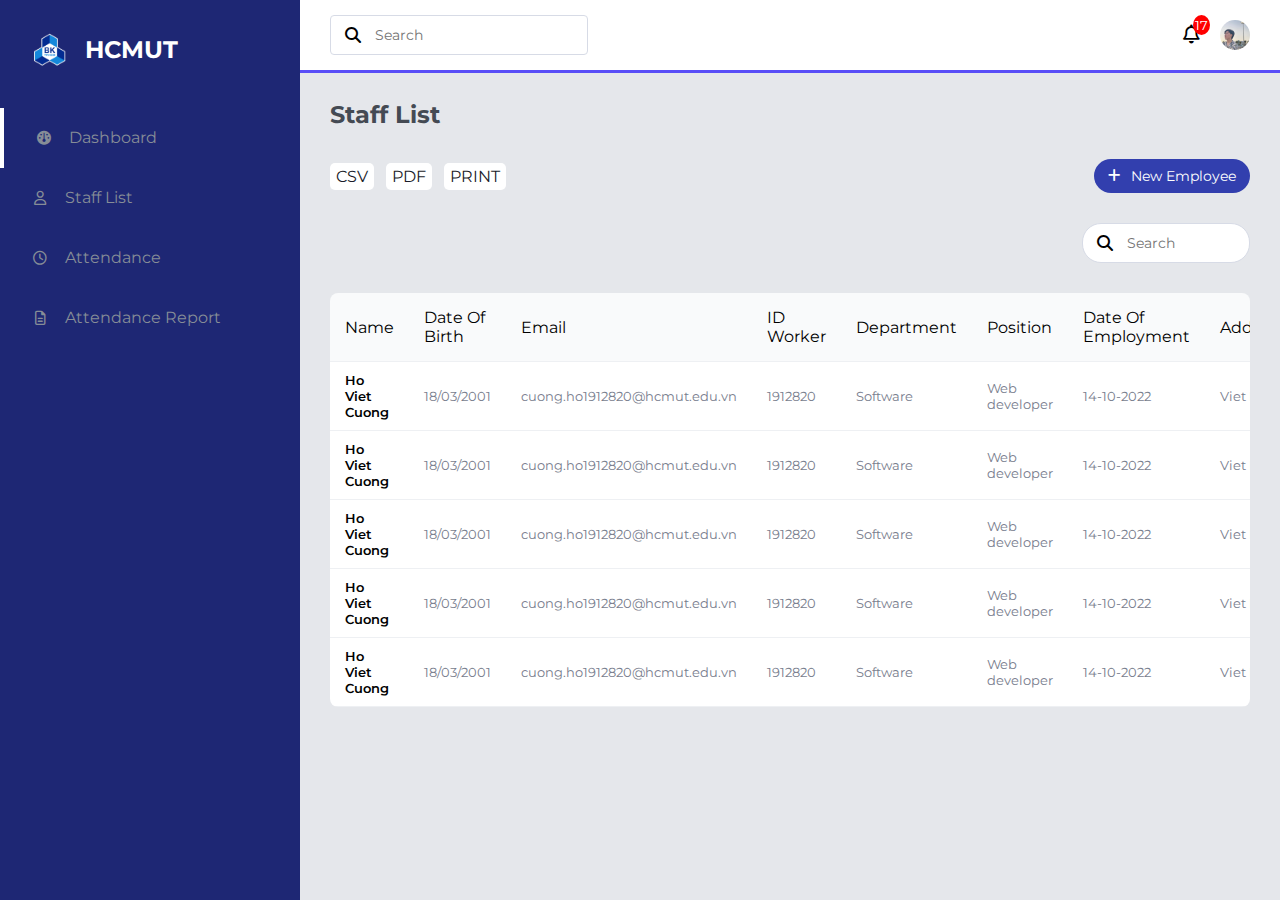
<file: admin/staff.html>
<!DOCTYPE html>
<html lang="en">
<head>
    <meta charset="UTF-8">
    <meta http-equiv="X-UA-Compatible" content="IE=edge">
    <meta name="viewport" content="width=device-width, initial-scale=1.0">
    <title>Vie-Cuog | WebDev</title>
    <link rel="stylesheet" href="../admin/css/staff.css">
    <link rel="stylesheet" href="https://cdnjs.cloudflare.com/ajax/libs/font-awesome/6.2.0/css/all.min.css">
    <link rel="preconnect" href="https://fonts.googleapis.com">
    <link rel="preconnect" href="https://fonts.gstatic.com" crossorigin>
    <link href="https://fonts.googleapis.com/css2?family=Libre+Baskerville:wght@400;700&family=Montserrat:ital,wght@0,400;0,500;0,700;1,400;1,700&family=Nunito+Sans:wght@400;600;700&family=Roboto:wght@500&display=swap" rel="stylesheet">
</head>
<body>
    <section id="menu">
        <div class="logo">
            <img src="../admin/img/logoBK.png" alt="">
            <h2>HCMUT</h2>
        </div>
        <ul class="items">
            <li><i class="fa-solid fa-gauge"></i><a href="../admin/dashboard.html">Dashboard</a></li>
            <li><i class="fa-regular fa-user"></i><a href="../admin/staff.html">Staff List</a></li>
            <li><i class="fa-regular fa-clock"></i><a href="../admin/attendance.html">Attendance</a></li>
            <li><i class="fa-regular fa-file-lines"></i><a href="../admin/report.html">Attendance Report</a></li>
        </ul>
    </section>

    <section id="interface">
        <div class="navigation">
            <div class="n1">
                <div class="search">
                    <i class="fa-solid fa-magnifying-glass"></i>
                    <input type="text" placeholder="Search">
                </div>
            </div>

            <div class="n2">
                <div class="notification" onclick="toggleNotifi()">
                    <div class="notification-icon">
                        <i class="fa-solid fa-bell"></i>
                        <span>17</span>
                    </div>
                    <div class="notification-box" id="list-notifi">
                        <h3>Notifications <span>17</span></h3>
                        <div class="noti-item">
                            <img src="../admin/img/quinhon.jpg" alt="">
                            <div class="noti-text">
                                <h5>Viet Cuong</h5>
                                <p>Welcome to Bach Khoa!</p>
                            </div>
                        </div>
                        <div class="noti-item">
                            <img src="../admin/img/quinhon.jpg" alt="">
                            <div class="noti-text">
                                <h5>Viet Cuong</h5>
                                <p>Welcome to Bach Khoa!</p>
                            </div>
                        </div>
                        <div class="noti-item">
                            <img src="../admin/img/quinhon.jpg" alt="">
                            <div class="noti-text">
                                <h5>Viet Cuong</h5>
                                <p>Welcome to Bach Khoa!</p>
                            </div>
                        </div>
                        <div class="noti-item">
                            <img src="../admin/img/quinhon.jpg" alt="">
                            <div class="noti-text">
                                <h5>Viet Cuong</h5>
                                <p>Welcome to Bach Khoa!</p>
                            </div>
                        </div>
                    </div>
                </div>
                <div class="account" onclick="toggleAcc()">
                    <div class="account-avatar">
                        <img src="../admin/img/quinhon.jpg" alt="">
                    </div>
                    <div class="account-box" id="list-acc">
                        <div class="profile">
                            <img src="../admin/img/quinhon.jpg" alt="">
                            <div class="info">
                                <h3>Viet Cuong</h3>
                                <p>@webdev</p>
                            </div>
                        </div>
                        <a href="#" class="btn">
                            <i class="fa-solid fa-plus"></i>
                            Add profile
                        </a>
                        <ul class="function">
                            <li>
                                <i class="fa-solid fa-pen-to-square"></i>
                                <a href="#">Edit profile</a>
                            </li>
                            <li>
                                <i class="fa-solid fa-gears"></i>
                                <a href="#">Setting</a>
                            </li>
                            <li>
                                <i class="fa-solid fa-user"></i>
                                <a href="#">Account</a>
                            </li>
                            <li>
                                <i class="fa-solid fa-circle-question"></i>
                                <a href="#">Help</a>
                            </li>
                            <li>
                                <i class="fa-solid fa-right-from-bracket"></i>
                                <a href="#">Log out</a>
                            </li>
                        </ul>
                    </div>
                </div>
            </div>
        </div>

        <h3 class="i-name">Staff List</h3>   

        <div class="tool-board">
            <ul class="print"> 
                <li><a href="#">CSV</a></li>
                <li><a href="#">PDF</a></li>
                <li><a href="#">PRINT</a></li>
            </ul>
            <div class="btn-add">
                <i class="fa-solid fa-plus"></i>
                <a href="../admin/addstaff.html">New Employee</a>
            </div>
        </div>

        <div class="search-table">
            <div>
                <i class="fa-solid fa-magnifying-glass"></i>
                <input type="text" placeholder="Search" size="10">           
            </div>
        </div>
        
        <div class="board">
            <table width="100%">
                <thead>
                    <tr>
                        <td>Name</td>
                        <td>Date of birth</td>
                        <td>Email</td>
                        <td>ID Worker</td>
                        <td>Department</td>
                        <td>Position</td>
                        <td>Date of employment</td>
                        <td>Address</td>
                    </tr>
                </thead>
                <tbody>
                    <tr>
                        <td class="name">           
                            <h5>Ho Viet Cuong</h5>
                        </td>
                        <td class="birth">
                            <p>18/03/2001</p>
                        </td>
                        <td class="email">
                            <p>cuong.ho1912820@hcmut.edu.vn</p>
                        </td>
                        <td class="id">
                            <p>1912820</p>
                        </td>
                        <td class="depart">
                            <p>Software</p>
                        </td>
                        <td class="position">
                            <p>Web developer</p>
                        </td>
                        <td class="date">
                            <p>14-10-2022</p>
                        </td>
                        <td class="address">
                            <p>Viet Nam</p>
                        </td>
                    </tr>
                    <tr>
                        <td class="name">           
                            <h5>Ho Viet Cuong</h5>
                        </td>
                        <td class="birth">
                            <p>18/03/2001</p>
                        </td>
                        <td class="email">
                            <p>cuong.ho1912820@hcmut.edu.vn</p>
                        </td>
                        <td class="id">
                            <p>1912820</p>
                        </td>
                        <td class="depart">
                            <p>Software</p>
                        </td>
                        <td class="position">
                            <p>Web developer</p>
                        </td>
                        <td class="date">
                            <p>14-10-2022</p>
                        </td>
                        <td class="address">
                            <p>Viet Nam</p>
                        </td>
                    </tr>
                    <tr>
                        <td class="name">           
                            <h5>Ho Viet Cuong</h5>
                        </td>
                        <td class="birth">
                            <p>18/03/2001</p>
                        </td>
                        <td class="email">
                            <p>cuong.ho1912820@hcmut.edu.vn</p>
                        </td>
                        <td class="id">
                            <p>1912820</p>
                        </td>
                        <td class="depart">
                            <p>Software</p>
                        </td>
                        <td class="position">
                            <p>Web developer</p>
                        </td>
                        <td class="date">
                            <p>14-10-2022</p>
                        </td>
                        <td class="address">
                            <p>Viet Nam</p>
                        </td>
                    </tr>
                    <tr>
                        <td class="name">           
                            <h5>Ho Viet Cuong</h5>
                        </td>
                        <td class="birth">
                            <p>18/03/2001</p>
                        </td>
                        <td class="email">
                            <p>cuong.ho1912820@hcmut.edu.vn</p>
                        </td>
                        <td class="id">
                            <p>1912820</p>
                        </td>
                        <td class="depart">
                            <p>Software</p>
                        </td>
                        <td class="position">
                            <p>Web developer</p>
                        </td>
                        <td class="date">
                            <p>14-10-2022</p>
                        </td>
                        <td class="address">
                            <p>Viet Nam</p>
                        </td>
                    </tr>
                    <tr>
                        <td class="name">           
                            <h5>Ho Viet Cuong</h5>
                        </td>
                        <td class="birth">
                            <p>18/03/2001</p>
                        </td>
                        <td class="email">
                            <p>cuong.ho1912820@hcmut.edu.vn</p>
                        </td>
                        <td class="id">
                            <p>1912820</p>
                        </td>
                        <td class="depart">
                            <p>Software</p>
                        </td>
                        <td class="position">
                            <p>Web developer</p>
                        </td>
                        <td class="date">
                            <p>14-10-2022</p>
                        </td>
                        <td class="address">
                            <p>Viet Nam</p>
                        </td>
                    </tr>
                </tbody>
            </table> 
        </div>
    </section>
    <script src="../admin/js/main.js"></script>
</body>
</html>
</file>
<file: admin/css/add.css>
body {
  width: 100%;
  background-color: #e5e7eb;
  position: relative;
  display: flex;
}

* {
  margin: 0;
  padding: 0;
  box-sizing: border-box;
  border: none;
  outline: none;
  text-decoration: none;
  list-style: none;
  font-family: "Montserrat", sans-serif;
}

#menu {
  background-color: #1E2774;
  width: 300px;
  height: 100%;
  position: fixed;
  top: 0;
  left: 0;
}
#menu .logo {
  display: flex;
  align-items: center;
  color: #fff;
  padding: 30px 0 0 30px;
}
#menu .logo img {
  width: 40px;
  margin-right: 15px;
}
#menu .items {
  margin-top: 40px;
}
#menu .items li {
  padding: 15px 0;
  transition: 0.3s ease;
}
#menu .items li i {
  color: rgb(134, 141, 151);
  width: 30px;
  height: 30px;
  line-height: 30px;
  text-align: center;
  font-size: 14px;
  margin: 0 10px 0 25px;
}
#menu .items li a {
  color: rgb(134, 141, 151);
  font-weight: 400;
  transition: 0.3s ease;
}
#menu .items li:hover {
  background-color: #253047;
  cursor: pointer;
}
#menu .items li:hover i, #menu .items li:hover a {
  color: #f3f4f6;
}
#menu .items li:nth-child(1) {
  border-left: 4px solid #fff;
}

#interface {
  width: calc(100% - 300px);
  margin-left: 300px;
  position: relative;
}
#interface .navigation {
  position: fixed;
  width: calc(100% - 300px);
  display: flex;
  justify-content: space-between;
  align-items: center;
  background-color: #fff;
  padding: 15px 30px;
  border-bottom: 3px solid #594ef7;
}
#interface .navigation .n1 .search {
  display: flex;
  justify-content: flex-start;
  align-items: center;
  padding: 10px 14px;
  border: 1px solid #d7dbe6;
  border-radius: 4px;
}
#interface .navigation .n1 .search input {
  font-size: 14px;
}
#interface .navigation .n1 .search i {
  margin-right: 14px;
}
#interface .navigation .n2 {
  display: flex;
  justify-content: flex-start;
  align-items: center;
}
#interface .navigation .n2 .notification {
  position: relative;
}
#interface .navigation .n2 .notification-icon {
  cursor: pointer;
  margin-right: 20px;
  position: relative;
}
#interface .navigation .n2 .notification-icon i {
  font-size: 19px;
  font-weight: 400;
}
#interface .navigation .n2 .notification-icon span {
  position: absolute;
  font-size: 13px;
  background-color: #f00;
  color: #fff;
  padding: 2px;
  left: 10px;
  top: -10px;
  border-radius: 50%;
}
#interface .navigation .n2 .notification-icon:hover i {
  font-weight: 700;
  transition: 0.3s ease;
}
#interface .navigation .n2 .notification-box {
  opacity: 0;
  transition: 1s opacity, 250ms height;
  visibility: hidden;
  position: absolute;
  width: 310px;
  padding: 30px;
  background-color: #222553;
  border-radius: 10px;
  top: 35px;
  right: 10px;
  transition: all 0.3s;
}
#interface .navigation .n2 .notification-box::before {
  position: absolute;
  content: "";
  width: 16px;
  height: 16px;
  background-color: #222553;
  border-top-left-radius: 30px;
  top: -11px;
  right: 19px;
}
#interface .navigation .n2 .notification-box h3 {
  color: #dadada;
  font-size: 18px;
  margin-bottom: 4px;
  font-weight: 500;
  padding: 10px;
  border-bottom: 1px solid #eee;
  color: #828987;
}
#interface .navigation .n2 .notification-box h3 span {
  color: #f00;
}
#interface .navigation .n2 .notification-box .noti-item {
  display: flex;
  justify-content: flex-start;
  align-items: center;
  padding: 15px 5px;
  margin-bottom: 15px;
  cursor: pointer;
}
#interface .navigation .n2 .notification-box .noti-item:last-child {
  margin: 0;
}
#interface .navigation .n2 .notification-box .noti-item img {
  width: 40px;
  height: 40px;
  object-fit: cover;
  border-radius: 50%;
  margin-right: 15px;
}
#interface .navigation .n2 .notification-box .noti-item .noti-text h5 {
  color: #dadada;
}
#interface .navigation .n2 .notification-box .noti-item .noti-text p {
  color: #7d8193;
}
#interface .navigation .n2 .account {
  position: relative;
}
#interface .navigation .n2 .account-avatar img {
  display: block;
  width: 30px;
  height: 30px;
  object-fit: cover;
  border-radius: 50%;
}
#interface .navigation .n2 .account-avatar img:hover {
  opacity: 0.7;
  cursor: pointer;
}
#interface .navigation .n2 .account-box {
  opacity: 0;
  transition: 1s opacity, 250ms height;
  visibility: hidden;
  position: absolute;
  width: 310px;
  padding: 30px;
  background-color: #222553;
  border-radius: 10px;
  top: 40px;
  right: 0;
  transition: all 0.3s;
}
#interface .navigation .n2 .account-box::before {
  position: absolute;
  content: "";
  width: 16px;
  height: 16px;
  background-color: #222553;
  border-top-left-radius: 30px;
  top: -10px;
  right: 19px;
}
#interface .navigation .n2 .account-box .profile {
  display: flex;
  align-items: center;
  margin-bottom: 30px;
}
#interface .navigation .n2 .account-box .profile img {
  width: 40px;
  height: 40px;
  object-fit: cover;
  border-radius: 50%;
  user-select: none;
}
#interface .navigation .n2 .account-box .profile .info {
  margin-left: 15px;
}
#interface .navigation .n2 .account-box .profile .info h3 {
  color: #dadada;
  font-size: 18px;
  margin-bottom: 4px;
}
#interface .navigation .n2 .account-box .profile .info p {
  color: #7d8193;
  font-size: 16px;
  font-weight: 500;
}
#interface .navigation .n2 .account-box .btn {
  display: flex;
  justify-content: center;
  align-items: center;
  width: 250px;
  height: 53px;
  color: #e5e5e5;
  background-color: #1a1c29;
  border-radius: 5px;
  font-size: 16px;
  font-weight: 500;
  margin-bottom: 30px;
  transition: all 0.3s;
}
#interface .navigation .n2 .account-box .btn i {
  margin-right: 5px;
}
#interface .navigation .n2 .account-box .btn:hover {
  background-color: #515677;
}
#interface .navigation .n2 .account-box .function li {
  display: flex;
  align-items: center;
  margin-bottom: 20px;
}
#interface .navigation .n2 .account-box .function li:last-child {
  margin: 0;
}
#interface .navigation .n2 .account-box .function li a {
  color: #e5e5e5;
  font-weight: 500;
  font-size: 16px;
}
#interface .navigation .n2 .account-box .function li i {
  color: #e5e5e5;
  margin-right: 10px;
}
#interface .i-name {
  margin-top: 70px;
  color: #444a53;
  padding: 30px 30px 0 30px;
  font-style: 24px;
  font-weight: 700;
}
#interface .board {
  display: flex;
  flex-direction: column;
  justify-content: center;
  background-color: #d7dbe6;
  margin: 30px;
  padding: 8px 0 19px 0;
  border-radius: 8px;
}
#interface .board h4 {
  margin: 26px 0 37px 19px;
  font-size: 18px;
  font-weight: 700;
  color: #444a53;
}
#interface .board .input-container {
  display: flex;
  flex-direction: column;
  margin: 0 36px;
}
#interface .board .input-container .container-top {
  display: flex;
  margin-bottom: 33px;
}
#interface .board .input-container .container-bottom {
  display: flex;
}
#interface .board .input-container .board-left {
  flex: 0 0 60%;
  max-width: 60%;
  margin-right: 45px;
}
#interface .board .input-container .board-right {
  flex: 0 0 40%;
  max-width: 40%;
}
#interface .board .input-container .row {
  display: flex;
  justify-content: space-between;
}
#interface .board .input-container form {
  display: flex;
  align-items: center;
  margin-bottom: 23px;
}
#interface .board .input-container .long input {
  flex: 1;
}
#interface .board .input-container label {
  display: inline-block;
  min-width: 150px;
}
#interface .board .input-container input {
  display: inline-block;
  padding: 5px 10px;
  border-radius: 5px;
  border: 1px solid #6F6F6F;
}
#interface .board .btn {
  display: flex;
  justify-content: flex-end;
  margin-right: 20px;
}
#interface .board .btn .btn-save {
  display: flex;
  justify-content: center;
  align-items: center;
  background-color: #323FAE;
  padding: 8px 14px;
  border-radius: 19px;
  color: #fff;
  font-size: 14px;
  transition: all 0.3s;
}
#interface .board .btn .btn-save:hover a {
  color: #f00;
}
#interface .board .btn .btn-save i {
  margin-right: 10px;
}
#interface .board .btn .btn-save a {
  color: #fff;
  transition: all 0.3s;
}

/*# sourceMappingURL=add.css.map */
</file>
<file: admin/css/attendance.css>
* {
  margin: 0;
  padding: 0;
  box-sizing: border-box;
  border: none;
  outline: none;
  text-decoration: none;
  list-style: none;
  font-family: "Montserrat", sans-serif;
}

body {
  width: 100%;
  background-color: #e5e7eb;
  position: relative;
  display: flex;
}

#menu {
  background-color: #1E2774;
  width: 300px;
  height: 100%;
  position: fixed;
  top: 0;
  left: 0;
}
#menu .logo {
  display: flex;
  align-items: center;
  color: #fff;
  padding: 30px 0 0 30px;
}
#menu .logo img {
  width: 40px;
  margin-right: 15px;
}
#menu .items {
  margin-top: 40px;
}
#menu .items li {
  padding: 15px 0;
  transition: 0.3s ease;
}
#menu .items li i {
  color: rgb(134, 141, 151);
  width: 30px;
  height: 30px;
  line-height: 30px;
  text-align: center;
  font-size: 14px;
  margin: 0 10px 0 25px;
}
#menu .items li a {
  color: rgb(134, 141, 151);
  font-weight: 400;
  transition: 0.3s ease;
}
#menu .items li:hover {
  background-color: #253047;
  cursor: pointer;
}
#menu .items li:hover i, #menu .items li:hover a {
  color: #f3f4f6;
}
#menu .items li:nth-child(1) {
  border-left: 4px solid #fff;
}

#interface {
  width: calc(100% - 300px);
  margin-left: 300px;
  position: relative;
}
#interface .navigation {
  position: fixed;
  width: calc(100% - 300px);
  display: flex;
  justify-content: space-between;
  align-items: center;
  background-color: #fff;
  padding: 15px 30px;
  border-bottom: 3px solid #594ef7;
}
#interface .navigation .n1 .search {
  display: flex;
  justify-content: flex-start;
  align-items: center;
  padding: 10px 14px;
  border: 1px solid #d7dbe6;
  border-radius: 4px;
}
#interface .navigation .n1 .search input {
  font-size: 14px;
}
#interface .navigation .n1 .search i {
  margin-right: 14px;
}
#interface .navigation .n2 {
  display: flex;
  justify-content: flex-start;
  align-items: center;
}
#interface .navigation .n2 .notification {
  position: relative;
}
#interface .navigation .n2 .notification-icon {
  cursor: pointer;
  margin-right: 20px;
  position: relative;
}
#interface .navigation .n2 .notification-icon i {
  font-size: 19px;
  font-weight: 400;
}
#interface .navigation .n2 .notification-icon span {
  position: absolute;
  font-size: 13px;
  background-color: #f00;
  color: #fff;
  padding: 2px;
  left: 10px;
  top: -10px;
  border-radius: 50%;
}
#interface .navigation .n2 .notification-icon:hover i {
  font-weight: 700;
  transition: 0.3s ease;
}
#interface .navigation .n2 .notification-box {
  opacity: 0;
  transition: 1s opacity, 250ms height;
  visibility: hidden;
  position: absolute;
  width: 310px;
  padding: 30px;
  background-color: #222553;
  border-radius: 10px;
  top: 35px;
  right: 10px;
  transition: all 0.3s;
}
#interface .navigation .n2 .notification-box::before {
  position: absolute;
  content: "";
  width: 16px;
  height: 16px;
  background-color: #222553;
  border-top-left-radius: 30px;
  top: -11px;
  right: 19px;
}
#interface .navigation .n2 .notification-box h3 {
  color: #dadada;
  font-size: 18px;
  margin-bottom: 4px;
  font-weight: 500;
  padding: 10px;
  border-bottom: 1px solid #eee;
  color: #828987;
}
#interface .navigation .n2 .notification-box h3 span {
  color: #f00;
}
#interface .navigation .n2 .notification-box .noti-item {
  display: flex;
  justify-content: flex-start;
  align-items: center;
  padding: 15px 5px;
  margin-bottom: 15px;
  cursor: pointer;
}
#interface .navigation .n2 .notification-box .noti-item:last-child {
  margin: 0;
}
#interface .navigation .n2 .notification-box .noti-item img {
  width: 40px;
  height: 40px;
  object-fit: cover;
  border-radius: 50%;
  margin-right: 15px;
}
#interface .navigation .n2 .notification-box .noti-item .noti-text h5 {
  color: #dadada;
}
#interface .navigation .n2 .notification-box .noti-item .noti-text p {
  color: #7d8193;
}
#interface .navigation .n2 .account {
  position: relative;
}
#interface .navigation .n2 .account-avatar img {
  display: block;
  width: 30px;
  height: 30px;
  object-fit: cover;
  border-radius: 50%;
}
#interface .navigation .n2 .account-avatar img:hover {
  opacity: 0.7;
  cursor: pointer;
}
#interface .navigation .n2 .account-box {
  opacity: 0;
  transition: 1s opacity, 250ms height;
  visibility: hidden;
  position: absolute;
  width: 310px;
  padding: 30px;
  background-color: #222553;
  border-radius: 10px;
  top: 40px;
  right: 0;
  transition: all 0.3s;
}
#interface .navigation .n2 .account-box::before {
  position: absolute;
  content: "";
  width: 16px;
  height: 16px;
  background-color: #222553;
  border-top-left-radius: 30px;
  top: -10px;
  right: 19px;
}
#interface .navigation .n2 .account-box .profile {
  display: flex;
  align-items: center;
  margin-bottom: 30px;
}
#interface .navigation .n2 .account-box .profile img {
  width: 40px;
  height: 40px;
  object-fit: cover;
  border-radius: 50%;
  user-select: none;
}
#interface .navigation .n2 .account-box .profile .info {
  margin-left: 15px;
}
#interface .navigation .n2 .account-box .profile .info h3 {
  color: #dadada;
  font-size: 18px;
  margin-bottom: 4px;
}
#interface .navigation .n2 .account-box .profile .info p {
  color: #7d8193;
  font-size: 16px;
  font-weight: 500;
}
#interface .navigation .n2 .account-box .btn {
  display: flex;
  justify-content: center;
  align-items: center;
  width: 250px;
  height: 53px;
  color: #e5e5e5;
  background-color: #1a1c29;
  border-radius: 5px;
  font-size: 16px;
  font-weight: 500;
  margin-bottom: 30px;
  transition: all 0.3s;
}
#interface .navigation .n2 .account-box .btn i {
  margin-right: 5px;
}
#interface .navigation .n2 .account-box .btn:hover {
  background-color: #515677;
}
#interface .navigation .n2 .account-box .function li {
  display: flex;
  align-items: center;
  margin-bottom: 20px;
}
#interface .navigation .n2 .account-box .function li:last-child {
  margin: 0;
}
#interface .navigation .n2 .account-box .function li a {
  color: #e5e5e5;
  font-weight: 500;
  font-size: 16px;
}
#interface .navigation .n2 .account-box .function li i {
  color: #e5e5e5;
  margin-right: 10px;
}
#interface .i-name {
  margin-top: 70px;
  color: #444a53;
  padding: 30px 30px 0 30px;
  font-size: 24px;
  font-weight: 700;
}
#interface .tool-board {
  margin: 30px 30px 0 30px;
  display: flex;
  justify-content: space-between;
  align-items: center;
}
#interface .tool-board .show {
  display: flex;
  justify-content: flex-start;
  align-items: center;
}
#interface .tool-board .show span {
  font-weight: 400;
  font-size: 14px;
}
#interface .tool-board .show-input {
  margin-left: 14px;
}
#interface .tool-board .show-input input {
  font-size: 14px;
  display: block;
  padding: 5px 10px;
  border: 1px solid #d7dbe6;
  border-radius: 5px;
  background-color: #fff;
}
#interface .tool-board .show-input i {
  right: 0;
}
#interface .tool-board .print {
  display: flex;
  justify-content: flex-start;
  align-items: center;
  gap: 0 12px;
}
#interface .tool-board .print li {
  padding: 4px 6px;
  background-color: #fff;
  border-radius: 5px;
}
#interface .tool-board .print li:hover a {
  color: #594ef7;
  transition: all 0.3s;
}
#interface .tool-board .print li a {
  color: #1a1c29;
}
#interface .board {
  margin: 30px;
  overflow: auto;
  background-color: #fff;
  border-radius: 8px;
}
#interface .board h5 {
  font-weight: 600;
  font-style: 14px;
}
#interface .board p {
  font-weight: 400;
  font-size: 13px;
  color: #787d8d;
}
#interface .board table {
  border-collapse: collapse;
}
#interface .board table tr {
  border-bottom: 1px solid #eef0f3;
}
#interface .board table thead td {
  font-style: 14px;
  text-transform: capitalize;
  font-weight: 400;
  background-color: #f9fafb;
  text-align: start;
  padding: 15px;
}
#interface .board table tbody td {
  padding: 10px 15px;
}
#interface .board table tbody .status .pass {
  background-color: #107216;
  padding: 2px 10px;
  display: inline-block;
  border-radius: 40px;
  color: #fff;
}
#interface .board table tbody .status .failed {
  background-color: #f00;
  padding: 2px 10px;
  display: inline-block;
  border-radius: 40px;
  color: #fff;
}

/*# sourceMappingURL=attendance.css.map */
</file>
<file: admin/css/dashboard.css>
* {
  margin: 0;
  padding: 0;
  box-sizing: border-box;
  border: none;
  outline: none;
  text-decoration: none;
  list-style: none;
  font-family: "Montserrat", sans-serif;
}

body {
  width: 100%;
  background-color: #e5e7eb;
  position: relative;
  display: flex;
}

#menu {
  background-color: #1E2774;
  width: 300px;
  height: 100%;
  position: fixed;
  top: 0;
  left: 0;
}
#menu .logo {
  display: flex;
  align-items: center;
  color: #fff;
  padding: 30px 0 0 30px;
}
#menu .logo img {
  width: 40px;
  margin-right: 15px;
}
#menu .items {
  margin-top: 40px;
}
#menu .items li {
  padding: 15px 0;
  transition: 0.3s ease;
}
#menu .items li i {
  color: rgb(134, 141, 151);
  width: 30px;
  height: 30px;
  line-height: 30px;
  text-align: center;
  font-size: 14px;
  margin: 0 10px 0 25px;
}
#menu .items li a {
  color: rgb(134, 141, 151);
  font-weight: 400;
  transition: 0.3s ease;
}
#menu .items li:hover {
  background-color: #253047;
  cursor: pointer;
}
#menu .items li:hover i, #menu .items li:hover a {
  color: #f3f4f6;
}
#menu .items li:nth-child(1) {
  border-left: 4px solid #fff;
}

#interface {
  width: calc(100% - 300px);
  margin-left: 300px;
  position: relative;
}
#interface .navigation {
  position: fixed;
  width: calc(100% - 300px);
  display: flex;
  justify-content: space-between;
  align-items: center;
  background-color: #fff;
  padding: 15px 30px;
  border-bottom: 3px solid #594ef7;
}
#interface .navigation .n1 .search {
  display: flex;
  justify-content: flex-start;
  align-items: center;
  padding: 10px 14px;
  border: 1px solid #d7dbe6;
  border-radius: 4px;
}
#interface .navigation .n1 .search input {
  font-size: 14px;
}
#interface .navigation .n1 .search i {
  margin-right: 14px;
}
#interface .navigation .n2 {
  display: flex;
  justify-content: flex-start;
  align-items: center;
}
#interface .navigation .n2 .notification {
  position: relative;
}
#interface .navigation .n2 .notification-icon {
  cursor: pointer;
  margin-right: 20px;
  position: relative;
}
#interface .navigation .n2 .notification-icon i {
  font-size: 19px;
  font-weight: 400;
}
#interface .navigation .n2 .notification-icon span {
  position: absolute;
  font-size: 13px;
  background-color: #f00;
  color: #fff;
  padding: 2px;
  left: 10px;
  top: -10px;
  border-radius: 50%;
}
#interface .navigation .n2 .notification-icon:hover i {
  font-weight: 700;
  transition: 0.3s ease;
}
#interface .navigation .n2 .notification-box {
  opacity: 0;
  transition: 1s opacity, 250ms height;
  visibility: hidden;
  position: absolute;
  width: 310px;
  padding: 30px;
  background-color: #222553;
  border-radius: 10px;
  top: 35px;
  right: 10px;
  transition: all 0.3s;
}
#interface .navigation .n2 .notification-box::before {
  position: absolute;
  content: "";
  width: 16px;
  height: 16px;
  background-color: #222553;
  border-top-left-radius: 30px;
  top: -11px;
  right: 19px;
}
#interface .navigation .n2 .notification-box h3 {
  color: #dadada;
  font-size: 18px;
  margin-bottom: 4px;
  font-weight: 500;
  padding: 10px;
  border-bottom: 1px solid #eee;
  color: #828987;
}
#interface .navigation .n2 .notification-box h3 span {
  color: #f00;
}
#interface .navigation .n2 .notification-box .noti-item {
  display: flex;
  justify-content: flex-start;
  align-items: center;
  padding: 15px 5px;
  margin-bottom: 15px;
  cursor: pointer;
}
#interface .navigation .n2 .notification-box .noti-item:last-child {
  margin: 0;
}
#interface .navigation .n2 .notification-box .noti-item img {
  width: 40px;
  height: 40px;
  object-fit: cover;
  border-radius: 50%;
  margin-right: 15px;
}
#interface .navigation .n2 .notification-box .noti-item .noti-text h5 {
  color: #dadada;
}
#interface .navigation .n2 .notification-box .noti-item .noti-text p {
  color: #7d8193;
}
#interface .navigation .n2 .account {
  position: relative;
}
#interface .navigation .n2 .account-avatar img {
  display: block;
  width: 30px;
  height: 30px;
  object-fit: cover;
  border-radius: 50%;
}
#interface .navigation .n2 .account-avatar img:hover {
  opacity: 0.7;
  cursor: pointer;
}
#interface .navigation .n2 .account-box {
  opacity: 0;
  transition: 1s opacity, 250ms height;
  visibility: hidden;
  position: absolute;
  width: 310px;
  padding: 30px;
  background-color: #222553;
  border-radius: 10px;
  top: 40px;
  right: 0;
  transition: all 0.3s;
}
#interface .navigation .n2 .account-box::before {
  position: absolute;
  content: "";
  width: 16px;
  height: 16px;
  background-color: #222553;
  border-top-left-radius: 30px;
  top: -10px;
  right: 19px;
}
#interface .navigation .n2 .account-box .profile {
  display: flex;
  align-items: center;
  margin-bottom: 30px;
}
#interface .navigation .n2 .account-box .profile img {
  width: 40px;
  height: 40px;
  object-fit: cover;
  border-radius: 50%;
  user-select: none;
}
#interface .navigation .n2 .account-box .profile .info {
  margin-left: 15px;
}
#interface .navigation .n2 .account-box .profile .info h3 {
  color: #dadada;
  font-size: 18px;
  margin-bottom: 4px;
}
#interface .navigation .n2 .account-box .profile .info p {
  color: #7d8193;
  font-size: 16px;
  font-weight: 500;
}
#interface .navigation .n2 .account-box .btn {
  display: flex;
  justify-content: center;
  align-items: center;
  width: 250px;
  height: 53px;
  color: #e5e5e5;
  background-color: #1a1c29;
  border-radius: 5px;
  font-size: 16px;
  font-weight: 500;
  margin-bottom: 30px;
  transition: all 0.3s;
}
#interface .navigation .n2 .account-box .btn i {
  margin-right: 5px;
}
#interface .navigation .n2 .account-box .btn:hover {
  background-color: #515677;
}
#interface .navigation .n2 .account-box .function li {
  display: flex;
  align-items: center;
  margin-bottom: 20px;
}
#interface .navigation .n2 .account-box .function li:last-child {
  margin: 0;
}
#interface .navigation .n2 .account-box .function li a {
  color: #e5e5e5;
  font-weight: 500;
  font-size: 16px;
}
#interface .navigation .n2 .account-box .function li i {
  color: #e5e5e5;
  margin-right: 10px;
}
#interface .i-name {
  margin-top: 70px;
  color: #444a53;
  padding: 30px 30px 0 30px;
  font-size: 24px;
  font-weight: 700;
}
#interface .values {
  padding: 30px 30px 0 30px;
  display: flex;
  justify-content: space-between;
  align-items: center;
  flex-wrap: wrap;
}
#interface .values .value-box {
  background-color: #fff;
  width: 253px;
  padding: 16px 20px;
  border-radius: 5px;
  display: flex;
  justify-content: flex-start;
  align-items: center;
}
#interface .values .value-box:nth-child(1) i {
  background-color: #7b74ec;
}
#interface .values .value-box:nth-child(2) i {
  background-color: #C5E6E4;
}
#interface .values .value-box:nth-child(3) i {
  background-color: #FFE6A6;
}
#interface .values .value-box:nth-child(4) i {
  background-color: #0d8f57;
}
#interface .values .value-box i {
  font-size: 25px;
  width: 60px;
  height: 60px;
  line-height: 60px;
  border-radius: 50%;
  text-align: center;
  color: #fff;
  margin-right: 15px;
}
#interface .values .value-box h3 {
  font-size: 18px;
  font-weight: 600;
}
#interface .values .value-box span {
  font-size: 15px;
  color: #828987;
}
#interface .board {
  margin: 30px;
  overflow: auto;
  background-color: #fff;
  border-radius: 8px;
}
#interface .board img {
  width: 45px;
  height: 45px;
  object-fit: cover;
  border-radius: 50%;
  margin-right: 15px;
}
#interface .board h5 {
  font-weight: 600;
  font-style: 14px;
}
#interface .board p {
  font-weight: 400;
  font-size: 13px;
  color: #787d8d;
}
#interface .board .person {
  display: flex;
  justify-content: flex-start;
  align-items: center;
  text-align: start;
}
#interface .board table {
  border-collapse: collapse;
}
#interface .board table tr {
  border-bottom: 1px solid #eef0f3;
}
#interface .board table thead td {
  font-style: 14px;
  text-transform: capitalize;
  font-weight: 400;
  background-color: #f9fafb;
  text-align: start;
  padding: 15px;
}
#interface .board table tbody td {
  padding: 10px 15px;
}
#interface .board table tbody .status .active {
  background-color: #107216;
  padding: 2px 10px;
  display: inline-block;
  border-radius: 40px;
  color: #fff;
}
#interface .board table tbody .edit a {
  font-size: 14px;
  font-weight: 600;
  color: #554cd1;
}

/*# sourceMappingURL=dashboard.css.map */
</file>
<file: admin/css/login.css>
* {
  margin: 0;
  padding: 0;
  box-sizing: border-box;
  border: none;
  outline: none;
  text-decoration: none;
  list-style: none;
  font-family: "Montserrat", sans-serif;
}

body {
  height: 100vh;
  overflow: hidden;
  background-color: #e5e7eb;
}
body .container {
  position: absolute;
  top: 50%;
  left: 50%;
  transform: translate(-50%, -50%);
  width: 400px;
  background-color: #fff;
  border-radius: 10px;
  padding: 0 48px;
}
body .container .logo {
  display: flex;
  justify-content: center;
  align-items: center;
  border-bottom: 1px solid #dee2e6;
}
body .container .logo img {
  margin-bottom: 16px;
}
body .container h1 {
  text-align: center;
  padding: 10px 0 20px 0;
  border-bottom: 1px solid #dee2e6;
  margin: 20px 0;
}
body .container form .text-container {
  position: relative;
  border-bottom: 2px solid #adadad;
  margin: 30px 0;
}
body .container form .text-container input {
  width: 100%;
  padding: 0 5px;
  height: 40px;
  font-size: 16px;
}
body .container form .text-container input:focus ~ label, body .container form .text-container input:valid ~ label {
  top: -5px;
  font-weight: 600;
}
body .container form .text-container input:focus ~ span::before, body .container form .text-container input:valid ~ span::before {
  width: 100%;
}
body .container form .text-container label {
  position: absolute;
  top: 50%;
  left: 5px;
  transform: translateY(-50%);
  font-size: 16px;
  pointer-events: none;
  transition: 0.5s;
}
body .container form .text-container span:before {
  content: "";
  position: absolute;
  top: 40px;
  left: 0;
  width: 0%;
  height: 2px;
  background: #2691d9;
}
body .container form .forgot {
  margin: -5px 0 20px 5px;
  cursor: pointer;
  color: #a6a6a6;
}
body .container form .forgot:hover {
  text-decoration: underline;
}
body .container form input[type=submit] {
  margin: 30px 0;
  width: 100%;
  height: 50px;
  border: 1px solid;
  background-color: #2691d9;
  border-radius: 25px;
  font-size: 18px;
  color: #e9f4fb;
  font-weight: 700;
  cursor: pointer;
}
body .container form input[type=submit]:hover {
  border-color: #2691d9;
  transition: 0.5s;
}

/*# sourceMappingURL=login.css.map */
</file>
<file: admin/css/option-login.css>
* {
  margin: 0;
  padding: 0;
  box-sizing: border-box;
  border: none;
  outline: none;
  text-decoration: none;
  list-style: none;
  font-family: "Montserrat", sans-serif;
}

body {
  height: 100vh;
  overflow: hidden;
  background-color: #e5e7eb;
}
body .container {
  position: absolute;
  top: 50%;
  left: 50%;
  transform: translate(-50%, -50%);
  width: 400px;
  background-color: #fff;
  border-radius: 10px;
  padding: 0 48px 30px;
}
body .container .logo {
  display: flex;
  justify-content: center;
  align-items: center;
  border-bottom: 1px solid #dee2e6;
}
body .container .logo img {
  margin-bottom: 16px;
}
body .container h2 {
  margin: 20px 0;
  font-size: 18px;
  color: rgb(103, 108, 112);
}
body .container .select {
  display: flex;
  flex-direction: column;
  justify-content: center;
  text-align: center;
}
body .container .select a {
  padding: 6px;
  border: 1px solid #dee2e6;
  border-radius: 8px;
  color: #000;
}
body .container .select a:nth-child(2) {
  margin: 8px 0;
}

/*# sourceMappingURL=option-login.css.map */
</file>
<file: admin/css/report.css>
* {
  margin: 0;
  padding: 0;
  box-sizing: border-box;
  border: none;
  outline: none;
  text-decoration: none;
  list-style: none;
  font-family: "Montserrat", sans-serif;
}

body {
  width: 100%;
  background-color: #e5e7eb;
  position: relative;
  display: flex;
}

#menu {
  background-color: #1E2774;
  width: 300px;
  height: 100%;
  position: fixed;
  top: 0;
  left: 0;
}
#menu .logo {
  display: flex;
  align-items: center;
  color: #fff;
  padding: 30px 0 0 30px;
}
#menu .logo img {
  width: 40px;
  margin-right: 15px;
}
#menu .items {
  margin-top: 40px;
}
#menu .items li {
  padding: 15px 0;
  transition: 0.3s ease;
}
#menu .items li i {
  color: rgb(134, 141, 151);
  width: 30px;
  height: 30px;
  line-height: 30px;
  text-align: center;
  font-size: 14px;
  margin: 0 10px 0 25px;
}
#menu .items li a {
  color: rgb(134, 141, 151);
  font-weight: 400;
  transition: 0.3s ease;
}
#menu .items li:hover {
  background-color: #253047;
  cursor: pointer;
}
#menu .items li:hover i, #menu .items li:hover a {
  color: #f3f4f6;
}
#menu .items li:nth-child(1) {
  border-left: 4px solid #fff;
}

#interface {
  width: calc(100% - 300px);
  margin-left: 300px;
  position: relative;
}
#interface .navigation {
  position: fixed;
  width: calc(100% - 300px);
  display: flex;
  justify-content: space-between;
  align-items: center;
  background-color: #fff;
  padding: 15px 30px;
  border-bottom: 3px solid #594ef7;
}
#interface .navigation .n1 .search {
  display: flex;
  justify-content: flex-start;
  align-items: center;
  padding: 10px 14px;
  border: 1px solid #d7dbe6;
  border-radius: 4px;
}
#interface .navigation .n1 .search input {
  font-size: 14px;
}
#interface .navigation .n1 .search i {
  margin-right: 14px;
}
#interface .navigation .n2 {
  display: flex;
  justify-content: flex-start;
  align-items: center;
}
#interface .navigation .n2 .notification {
  position: relative;
}
#interface .navigation .n2 .notification-icon {
  cursor: pointer;
  margin-right: 20px;
  position: relative;
}
#interface .navigation .n2 .notification-icon i {
  font-size: 19px;
  font-weight: 400;
}
#interface .navigation .n2 .notification-icon span {
  position: absolute;
  font-size: 13px;
  background-color: #f00;
  color: #fff;
  padding: 2px;
  left: 10px;
  top: -10px;
  border-radius: 50%;
}
#interface .navigation .n2 .notification-icon:hover i {
  font-weight: 700;
  transition: 0.3s ease;
}
#interface .navigation .n2 .notification-box {
  opacity: 0;
  transition: 1s opacity, 250ms height;
  visibility: hidden;
  position: absolute;
  width: 310px;
  padding: 30px;
  background-color: #222553;
  border-radius: 10px;
  top: 35px;
  right: 10px;
  transition: all 0.3s;
}
#interface .navigation .n2 .notification-box::before {
  position: absolute;
  content: "";
  width: 16px;
  height: 16px;
  background-color: #222553;
  border-top-left-radius: 30px;
  top: -11px;
  right: 19px;
}
#interface .navigation .n2 .notification-box h3 {
  color: #dadada;
  font-size: 18px;
  margin-bottom: 4px;
  font-weight: 500;
  padding: 10px;
  border-bottom: 1px solid #eee;
  color: #828987;
}
#interface .navigation .n2 .notification-box h3 span {
  color: #f00;
}
#interface .navigation .n2 .notification-box .noti-item {
  display: flex;
  justify-content: flex-start;
  align-items: center;
  padding: 15px 5px;
  margin-bottom: 15px;
  cursor: pointer;
}
#interface .navigation .n2 .notification-box .noti-item:last-child {
  margin: 0;
}
#interface .navigation .n2 .notification-box .noti-item img {
  width: 40px;
  height: 40px;
  object-fit: cover;
  border-radius: 50%;
  margin-right: 15px;
}
#interface .navigation .n2 .notification-box .noti-item .noti-text h5 {
  color: #dadada;
}
#interface .navigation .n2 .notification-box .noti-item .noti-text p {
  color: #7d8193;
}
#interface .navigation .n2 .account {
  position: relative;
}
#interface .navigation .n2 .account-avatar img {
  display: block;
  width: 30px;
  height: 30px;
  object-fit: cover;
  border-radius: 50%;
}
#interface .navigation .n2 .account-avatar img:hover {
  opacity: 0.7;
  cursor: pointer;
}
#interface .navigation .n2 .account-box {
  opacity: 0;
  transition: 1s opacity, 250ms height;
  visibility: hidden;
  position: absolute;
  width: 310px;
  padding: 30px;
  background-color: #222553;
  border-radius: 10px;
  top: 40px;
  right: 0;
  transition: all 0.3s;
}
#interface .navigation .n2 .account-box::before {
  position: absolute;
  content: "";
  width: 16px;
  height: 16px;
  background-color: #222553;
  border-top-left-radius: 30px;
  top: -10px;
  right: 19px;
}
#interface .navigation .n2 .account-box .profile {
  display: flex;
  align-items: center;
  margin-bottom: 30px;
}
#interface .navigation .n2 .account-box .profile img {
  width: 40px;
  height: 40px;
  object-fit: cover;
  border-radius: 50%;
  user-select: none;
}
#interface .navigation .n2 .account-box .profile .info {
  margin-left: 15px;
}
#interface .navigation .n2 .account-box .profile .info h3 {
  color: #dadada;
  font-size: 18px;
  margin-bottom: 4px;
}
#interface .navigation .n2 .account-box .profile .info p {
  color: #7d8193;
  font-size: 16px;
  font-weight: 500;
}
#interface .navigation .n2 .account-box .btn {
  display: flex;
  justify-content: center;
  align-items: center;
  width: 250px;
  height: 53px;
  color: #e5e5e5;
  background-color: #1a1c29;
  border-radius: 5px;
  font-size: 16px;
  font-weight: 500;
  margin-bottom: 30px;
  transition: all 0.3s;
}
#interface .navigation .n2 .account-box .btn i {
  margin-right: 5px;
}
#interface .navigation .n2 .account-box .btn:hover {
  background-color: #515677;
}
#interface .navigation .n2 .account-box .function li {
  display: flex;
  align-items: center;
  margin-bottom: 20px;
}
#interface .navigation .n2 .account-box .function li:last-child {
  margin: 0;
}
#interface .navigation .n2 .account-box .function li a {
  color: #e5e5e5;
  font-weight: 500;
  font-size: 16px;
}
#interface .navigation .n2 .account-box .function li i {
  color: #e5e5e5;
  margin-right: 10px;
}
#interface .i-name {
  margin-top: 70px;
  color: #444a53;
  padding: 30px 30px 0 30px;
  font-size: 24px;
  font-weight: 700;
}
#interface .filter {
  display: flex;
  flex-direction: column;
  justify-content: center;
  background-color: #d7dbe6;
  margin: 30px;
  padding: 8px 0 19px 0;
  border-radius: 8px;
}
#interface .filter form {
  display: flex;
  align-items: center;
  justify-content: flex-start;
}
#interface .filter form .filter-input input:first-child {
  display: block;
  padding: 5px 10px;
  border: 1px solid #d7dbe6;
  border-radius: 5px;
  background-color: #fff;
}
#interface .filter form .filter-input input {
  font-size: 14px;
}
#interface .filter form .filter-input i {
  right: 0;
}
#interface .filter form .filter-input i:hover {
  cursor: pointer;
}
#interface .filter label {
  min-width: 120px;
}
#interface .filter input {
  border-radius: 5px;
}
#interface .filter-depart {
  display: flex;
  justify-content: flex-start;
  align-items: center;
  margin-bottom: 26px;
  margin-left: 55px;
}
#interface .filter-depart .filter-btn {
  margin-left: 27px;
  background-color: #323FAE;
  padding: 8px 14px;
  border-radius: 19px;
  color: #fff;
  font-size: 14px;
}
#interface .filter-depart .filter-btn:hover {
  cursor: pointer;
}
#interface .filter-date {
  display: flex;
  justify-content: flex-start;
  align-items: center;
  margin-left: 55px;
}
#interface .filter-date .get-btn {
  margin-left: 27px;
  display: flex;
  justify-content: center;
  align-items: center;
  background-color: #323FAE;
  padding: 8px 14px;
  border-radius: 19px;
  color: #fff;
  font-size: 14px;
  gap: 12px;
}
#interface .filter-date .get-btn:hover {
  cursor: pointer;
}
#interface .filter-date form:nth-child(2) {
  margin-left: 69px;
}
#interface .tool-board {
  margin: 30px 30px 0 30px;
  display: flex;
  justify-content: space-between;
  align-items: center;
}
#interface .tool-board .show {
  display: flex;
  justify-content: flex-start;
  align-items: center;
}
#interface .tool-board .show span {
  font-weight: 400;
  font-size: 14px;
}
#interface .tool-board .show-input {
  margin-left: 14px;
}
#interface .tool-board .show-input input {
  font-size: 14px;
  display: block;
  padding: 5px 10px;
  border: 1px solid #d7dbe6;
  border-radius: 5px;
  background-color: #fff;
}
#interface .tool-board .show-input i {
  right: 0;
}
#interface .tool-board .show-input i:hover {
  cursor: pointer;
}
#interface .tool-board .print {
  display: flex;
  justify-content: flex-start;
  align-items: center;
  gap: 0 12px;
}
#interface .tool-board .print li {
  padding: 4px 6px;
  background-color: #fff;
  border-radius: 5px;
}
#interface .tool-board .print li:hover a {
  color: #594ef7;
  transition: all 0.3s;
}
#interface .tool-board .print li a {
  color: #1a1c29;
}
#interface .board {
  margin: 30px;
  overflow: auto;
  background-color: #fff;
  border-radius: 8px;
}
#interface .board h5 {
  font-weight: 600;
  font-style: 14px;
}
#interface .board p {
  font-weight: 400;
  font-size: 13px;
  color: #787d8d;
}
#interface .board table {
  border-collapse: collapse;
}
#interface .board table tr {
  border-bottom: 1px solid #eef0f3;
}
#interface .board table thead td {
  font-style: 14px;
  text-transform: capitalize;
  font-weight: 400;
  background-color: #f9fafb;
  text-align: start;
  padding: 15px;
}
#interface .board table tbody td {
  padding: 10px 15px;
}

/*# sourceMappingURL=report.css.map */
</file>
<file: admin/css/staff.css>
* {
  margin: 0;
  padding: 0;
  box-sizing: border-box;
  border: none;
  outline: none;
  text-decoration: none;
  list-style: none;
  font-family: "Montserrat", sans-serif;
}

body {
  width: 100%;
  background-color: #e5e7eb;
  position: relative;
  display: flex;
}

#menu {
  background-color: #1E2774;
  width: 300px;
  height: 100%;
  position: fixed;
  top: 0;
  left: 0;
}
#menu .logo {
  display: flex;
  align-items: center;
  color: #fff;
  padding: 30px 0 0 30px;
}
#menu .logo img {
  width: 40px;
  margin-right: 15px;
}
#menu .items {
  margin-top: 40px;
}
#menu .items li {
  padding: 15px 0;
  transition: 0.3s ease;
}
#menu .items li i {
  color: rgb(134, 141, 151);
  width: 30px;
  height: 30px;
  line-height: 30px;
  text-align: center;
  font-size: 14px;
  margin: 0 10px 0 25px;
}
#menu .items li a {
  color: rgb(134, 141, 151);
  font-weight: 400;
  transition: 0.3s ease;
}
#menu .items li:hover {
  background-color: #253047;
  cursor: pointer;
}
#menu .items li:hover i, #menu .items li:hover a {
  color: #f3f4f6;
}
#menu .items li:nth-child(1) {
  border-left: 4px solid #fff;
}

#interface {
  width: calc(100% - 300px);
  margin-left: 300px;
  position: relative;
}
#interface .navigation {
  position: fixed;
  width: calc(100% - 300px);
  display: flex;
  justify-content: space-between;
  align-items: center;
  background-color: #fff;
  padding: 15px 30px;
  border-bottom: 3px solid #594ef7;
}
#interface .navigation .n1 .search {
  display: flex;
  justify-content: flex-start;
  align-items: center;
  padding: 10px 14px;
  border: 1px solid #d7dbe6;
  border-radius: 4px;
}
#interface .navigation .n1 .search input {
  font-size: 14px;
}
#interface .navigation .n1 .search i {
  margin-right: 14px;
}
#interface .navigation .n2 {
  display: flex;
  justify-content: flex-start;
  align-items: center;
}
#interface .navigation .n2 .notification {
  position: relative;
}
#interface .navigation .n2 .notification-icon {
  cursor: pointer;
  margin-right: 20px;
  position: relative;
}
#interface .navigation .n2 .notification-icon i {
  font-size: 19px;
  font-weight: 400;
}
#interface .navigation .n2 .notification-icon span {
  position: absolute;
  font-size: 13px;
  background-color: #f00;
  color: #fff;
  padding: 2px;
  left: 10px;
  top: -10px;
  border-radius: 50%;
}
#interface .navigation .n2 .notification-icon:hover i {
  font-weight: 700;
  transition: 0.3s ease;
}
#interface .navigation .n2 .notification-box {
  opacity: 0;
  transition: 1s opacity, 250ms height;
  visibility: hidden;
  position: absolute;
  width: 310px;
  padding: 30px;
  background-color: #222553;
  border-radius: 10px;
  top: 35px;
  right: 10px;
  transition: all 0.3s;
}
#interface .navigation .n2 .notification-box::before {
  position: absolute;
  content: "";
  width: 16px;
  height: 16px;
  background-color: #222553;
  border-top-left-radius: 30px;
  top: -11px;
  right: 19px;
}
#interface .navigation .n2 .notification-box h3 {
  color: #dadada;
  font-size: 18px;
  margin-bottom: 4px;
  font-weight: 500;
  padding: 10px;
  border-bottom: 1px solid #eee;
  color: #828987;
}
#interface .navigation .n2 .notification-box h3 span {
  color: #f00;
}
#interface .navigation .n2 .notification-box .noti-item {
  display: flex;
  justify-content: flex-start;
  align-items: center;
  padding: 15px 5px;
  margin-bottom: 15px;
  cursor: pointer;
}
#interface .navigation .n2 .notification-box .noti-item:last-child {
  margin: 0;
}
#interface .navigation .n2 .notification-box .noti-item img {
  width: 40px;
  height: 40px;
  object-fit: cover;
  border-radius: 50%;
  margin-right: 15px;
}
#interface .navigation .n2 .notification-box .noti-item .noti-text h5 {
  color: #dadada;
}
#interface .navigation .n2 .notification-box .noti-item .noti-text p {
  color: #7d8193;
}
#interface .navigation .n2 .account {
  position: relative;
}
#interface .navigation .n2 .account-avatar img {
  display: block;
  width: 30px;
  height: 30px;
  object-fit: cover;
  border-radius: 50%;
}
#interface .navigation .n2 .account-avatar img:hover {
  opacity: 0.7;
  cursor: pointer;
}
#interface .navigation .n2 .account-box {
  opacity: 0;
  transition: 1s opacity, 250ms height;
  visibility: hidden;
  position: absolute;
  width: 310px;
  padding: 30px;
  background-color: #222553;
  border-radius: 10px;
  top: 40px;
  right: 0;
  transition: all 0.3s;
}
#interface .navigation .n2 .account-box::before {
  position: absolute;
  content: "";
  width: 16px;
  height: 16px;
  background-color: #222553;
  border-top-left-radius: 30px;
  top: -10px;
  right: 19px;
}
#interface .navigation .n2 .account-box .profile {
  display: flex;
  align-items: center;
  margin-bottom: 30px;
}
#interface .navigation .n2 .account-box .profile img {
  width: 40px;
  height: 40px;
  object-fit: cover;
  border-radius: 50%;
  user-select: none;
}
#interface .navigation .n2 .account-box .profile .info {
  margin-left: 15px;
}
#interface .navigation .n2 .account-box .profile .info h3 {
  color: #dadada;
  font-size: 18px;
  margin-bottom: 4px;
}
#interface .navigation .n2 .account-box .profile .info p {
  color: #7d8193;
  font-size: 16px;
  font-weight: 500;
}
#interface .navigation .n2 .account-box .btn {
  display: flex;
  justify-content: center;
  align-items: center;
  width: 250px;
  height: 53px;
  color: #e5e5e5;
  background-color: #1a1c29;
  border-radius: 5px;
  font-size: 16px;
  font-weight: 500;
  margin-bottom: 30px;
  transition: all 0.3s;
}
#interface .navigation .n2 .account-box .btn i {
  margin-right: 5px;
}
#interface .navigation .n2 .account-box .btn:hover {
  background-color: #515677;
}
#interface .navigation .n2 .account-box .function li {
  display: flex;
  align-items: center;
  margin-bottom: 20px;
}
#interface .navigation .n2 .account-box .function li:last-child {
  margin: 0;
}
#interface .navigation .n2 .account-box .function li a {
  color: #e5e5e5;
  font-weight: 500;
  font-size: 16px;
}
#interface .navigation .n2 .account-box .function li i {
  color: #e5e5e5;
  margin-right: 10px;
}
#interface .i-name {
  margin-top: 70px;
  color: #444a53;
  padding: 30px 30px 0 30px;
  font-size: 24px;
  font-weight: 700;
}
#interface .tool-board {
  margin: 30px 30px 0 30px;
  display: flex;
  justify-content: space-between;
  align-items: center;
}
#interface .tool-board .print {
  display: flex;
  justify-content: flex-start;
  align-items: center;
  gap: 0 12px;
}
#interface .tool-board .print li {
  padding: 4px 6px;
  background-color: #fff;
  border-radius: 5px;
}
#interface .tool-board .print li:hover a {
  color: #594ef7;
  transition: all 0.3s;
}
#interface .tool-board .print li a {
  color: #1a1c29;
}
#interface .tool-board .btn-add {
  display: flex;
  align-items: center;
  background-color: #323FAE;
  padding: 8px 14px;
  border-radius: 19px;
  color: #fff;
  font-size: 14px;
}
#interface .tool-board .btn-add i {
  margin-right: 10px;
}
#interface .tool-board .btn-add a {
  color: #fff;
}
#interface .search-table {
  margin: 30px 30px 0 30px;
  display: flex;
  justify-content: flex-end;
  align-items: center;
}
#interface .search-table div {
  display: flex;
  align-items: center;
  padding: 10px 14px;
  border: 1px solid #d7dbe6;
  border-radius: 19px;
  background-color: #fff;
}
#interface .search-table div input {
  font-size: 14px;
}
#interface .search-table div i {
  margin-right: 14px;
}
#interface .board {
  margin: 30px;
  overflow: auto;
  background-color: #fff;
  border-radius: 8px;
}
#interface .board img {
  width: 45px;
  height: 45px;
  object-fit: cover;
  border-radius: 50%;
  margin-right: 15px;
}
#interface .board h5 {
  font-weight: 600;
  font-style: 14px;
}
#interface .board p {
  font-weight: 400;
  font-size: 13px;
  color: #787d8d;
}
#interface .board .person {
  display: flex;
  justify-content: flex-start;
  align-items: center;
  text-align: start;
}
#interface .board table {
  border-collapse: collapse;
}
#interface .board table tr {
  border-bottom: 1px solid #eef0f3;
}
#interface .board table thead td {
  font-style: 14px;
  text-transform: capitalize;
  font-weight: 400;
  background-color: #f9fafb;
  text-align: start;
  padding: 15px;
}
#interface .board table tbody td {
  padding: 10px 15px;
}
#interface .board table tbody .status .active {
  background-color: #107216;
  padding: 2px 10px;
  display: inline-block;
  border-radius: 40px;
  color: #fff;
}
#interface .board table tbody .edit a {
  font-size: 14px;
  font-weight: 600;
  color: #554cd1;
}

/*# sourceMappingURL=staff.css.map */
</file>
